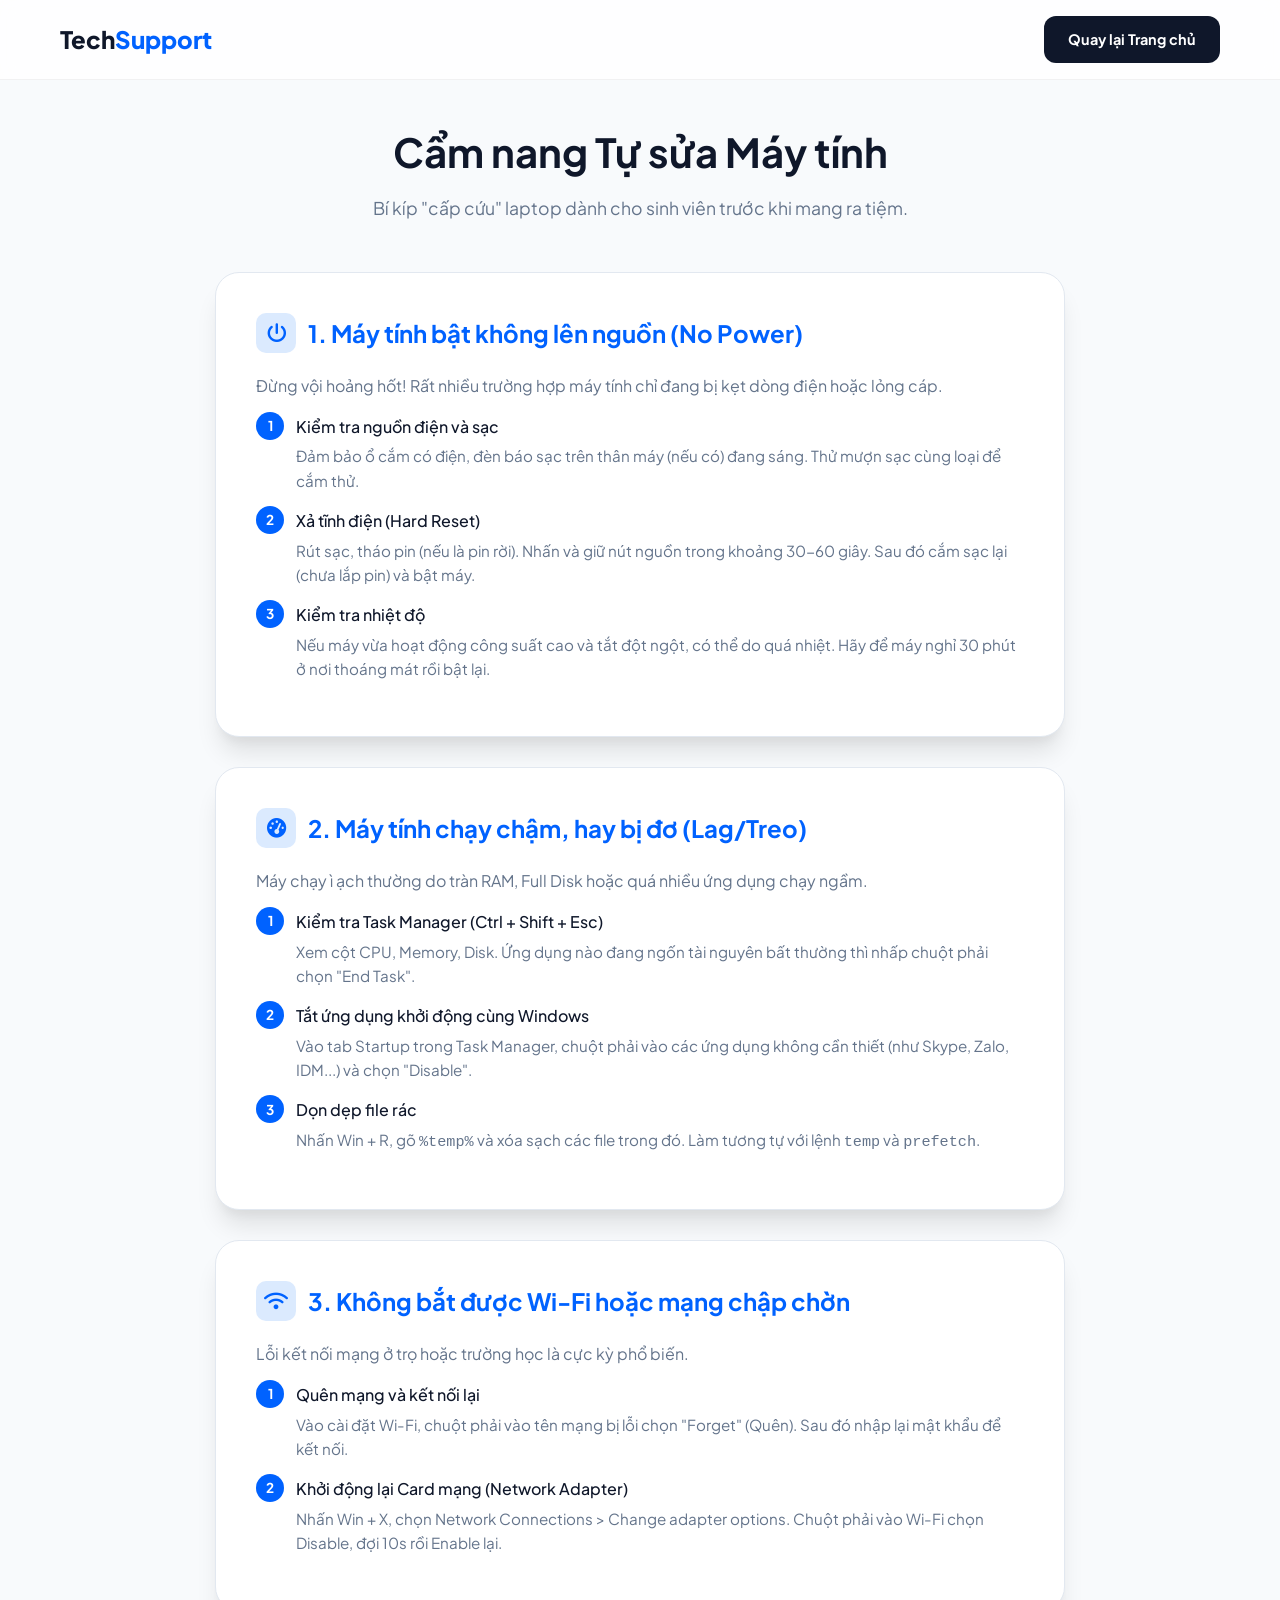
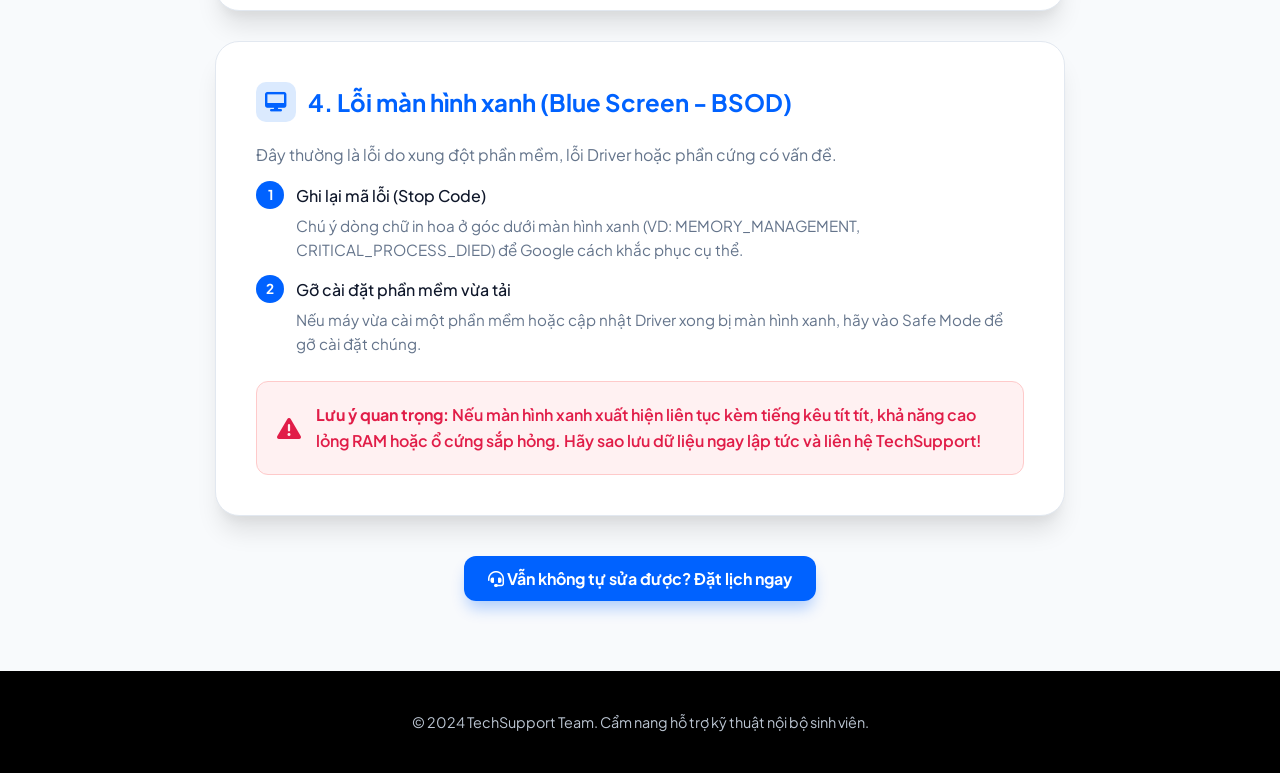
<file: career.html>
<!DOCTYPE html>
<html lang="vi">
<head>
    <meta charset="UTF-8">
    <meta name="viewport" content="width=device-width, initial-scale=1.0">
    <title>Cẩm nang Tự sửa Máy tính | TechSupport ICTU & TNUT</title>
    <link href="https://fonts.googleapis.com/css2?family=Plus+Jakarta+Sans:wght@400;600;800&display=swap" rel="stylesheet">
    <link rel="stylesheet" href="https://cdnjs.cloudflare.com/ajax/libs/font-awesome/6.4.0/css/all.min.css">
    
    <style>
        :root {
            --primary: #0062ff;
            --secondary: #00d2ff;
            --dark: #0f172a;
            --gray: #64748b;
            --light: #f8fafc;
            --white: #ffffff;
            --shadow: 0 20px 25px -5px rgba(0, 0, 0, 0.1), 0 10px 10px -5px rgba(0, 0, 0, 0.04);
        }

        * { margin: 0; padding: 0; box-sizing: border-box; }

        body {
            font-family: 'Plus Jakarta Sans', sans-serif;
            color: var(--dark);
            background-color: var(--light); /* Đổi nhẹ màu nền để các card nổi bật hơn */
            line-height: 1.6;
        }

        .container { max-width: 1200px; margin: 0 auto; padding: 0 20px; }

        /* Navbar */
        .navbar {
            height: 80px;
            display: flex;
            align-items: center;
            position: fixed;
            width: 100%;
            top: 0;
            background: rgba(255, 255, 255, 0.8);
            -webkit-backdrop-filter: blur(10px);
            backdrop-filter: blur(10px);
            z-index: 1000;
            border-bottom: 1px solid rgba(0,0,0,0.05);
        }

        .nav-content { display: flex; justify-content: space-between; align-items: center; width: 100%; }

        .logo { font-size: 1.5rem; font-weight: 800; color: var(--dark); }
        .logo span { color: var(--primary); }

        /* Buttons */
        .btn {
            padding: 12px 24px;
            border-radius: 12px;
            text-decoration: none;
            font-weight: 700;
            transition: 0.3s;
            cursor: pointer;
            border: none;
        }
        .btn-primary { background: var(--primary); color: var(--white); box-shadow: 0 10px 15px -3px rgba(0, 98, 255, 0.3); }
        .btn-nav { background: var(--dark); color: var(--white); font-size: 0.9rem; }
        .btn:hover { transform: translateY(-2px); opacity: 0.9; }

        /* Content Specific Styles */
        .handbook-content { padding: 120px 0 80px; max-width: 850px; margin: 0 auto; }
        
        .section-header { text-align: center; margin-bottom: 50px; }
        .section-header h1 { font-size: 2.5rem; margin-bottom: 10px; color: var(--dark); }
        .section-header p { color: var(--gray); font-size: 1.1rem; }

        .handbook-card { 
            background: var(--white); 
            padding: 40px; 
            border-radius: 24px; 
            box-shadow: var(--shadow); 
            margin-bottom: 30px; 
            border: 1px solid #e2e8f0;
            transition: 0.3s;
        }
        .handbook-card:hover { border-color: var(--primary); transform: translateY(-5px); }
        
        .handbook-card h2 { 
            color: var(--primary); 
            margin-bottom: 20px; 
            font-size: 1.5rem; 
            display: flex;
            align-items: center;
            gap: 12px;
        }
        
        .handbook-card h2 i {
            background: #dbeafe;
            color: var(--primary);
            width: 40px;
            height: 40px;
            display: flex;
            align-items: center;
            justify-content: center;
            border-radius: 10px;
            font-size: 1.2rem;
        }

        .handbook-card p { color: var(--gray); margin-bottom: 15px; }
        
        .step-list { list-style: none; counter-reset: my-awesome-counter; }
        .step-list li { 
            margin-bottom: 15px; 
            padding-left: 40px; 
            position: relative; 
            color: var(--dark);
            font-weight: 500;
        }
        .step-list li::before {
            counter-increment: my-awesome-counter;
            content: counter(my-awesome-counter);
            position: absolute;
            left: 0;
            top: -2px;
            background: var(--primary);
            color: white;
            width: 28px;
            height: 28px;
            border-radius: 50%;
            display: flex;
            align-items: center;
            justify-content: center;
            font-size: 0.85rem;
            font-weight: bold;
        }

        .step-desc {
            display: block;
            font-size: 0.95rem;
            color: var(--gray);
            font-weight: 400;
            margin-top: 5px;
        }

        .urgent-box { 
            background: #fff1f2; 
            border: 1px solid #fecaca; 
            padding: 20px; 
            border-radius: 12px; 
            color: #e11d48; 
            font-weight: 600; 
            margin-top: 25px; 
            display: flex;
            gap: 15px;
            align-items: center;
        }
        .urgent-box i { font-size: 1.5rem; }

        .back-home { margin-top: 50px; text-align: center; }

        /* Footer */
        .footer { background: #000000; color: #bbc5d2; padding: 40px 0; }
        .footer-bottom { text-align: center; font-size: 0.9rem; }
    </style>
</head>
<body>

    <nav class="navbar">
        <div class="container nav-content">
            <div class="logo">Tech<span>Support</span></div>
            <a href="index.html" class="btn btn-nav">Quay lại Trang chủ</a>
        </div>
    </nav>

    <div class="container handbook-content">
        <div class="section-header">
            <h1>Cẩm nang Tự sửa Máy tính</h1>
            <p>Bí kíp "cấp cứu" laptop dành cho sinh viên trước khi mang ra tiệm.</p>
        </div>

        <div class="handbook-card">
            <h2><i class="fa-solid fa-power-off"></i> 1. Máy tính bật không lên nguồn (No Power)</h2>
            <p>Đừng vội hoảng hốt! Rất nhiều trường hợp máy tính chỉ đang bị kẹt dòng điện hoặc lỏng cáp.</p>
            <ul class="step-list">
                <li>
                    Kiểm tra nguồn điện và sạc
                    <span class="step-desc">Đảm bảo ổ cắm có điện, đèn báo sạc trên thân máy (nếu có) đang sáng. Thử mượn sạc cùng loại để cắm thử.</span>
                </li>
                <li>
                    Xả tĩnh điện (Hard Reset)
                    <span class="step-desc">Rút sạc, tháo pin (nếu là pin rời). Nhấn và giữ nút nguồn trong khoảng 30-60 giây. Sau đó cắm sạc lại (chưa lắp pin) và bật máy.</span>
                </li>
                <li>
                    Kiểm tra nhiệt độ
                    <span class="step-desc">Nếu máy vừa hoạt động công suất cao và tắt đột ngột, có thể do quá nhiệt. Hãy để máy nghỉ 30 phút ở nơi thoáng mát rồi bật lại.</span>
                </li>
            </ul>
        </div>

        <div class="handbook-card">
            <h2><i class="fa-solid fa-gauge-high"></i> 2. Máy tính chạy chậm, hay bị đơ (Lag/Treo)</h2>
            <p>Máy chạy ì ạch thường do tràn RAM, Full Disk hoặc quá nhiều ứng dụng chạy ngầm.</p>
            <ul class="step-list">
                <li>
                    Kiểm tra Task Manager (Ctrl + Shift + Esc)
                    <span class="step-desc">Xem cột CPU, Memory, Disk. Ứng dụng nào đang ngốn tài nguyên bất thường thì nhấp chuột phải chọn "End Task".</span>
                </li>
                <li>
                    Tắt ứng dụng khởi động cùng Windows
                    <span class="step-desc">Vào tab Startup trong Task Manager, chuột phải vào các ứng dụng không cần thiết (như Skype, Zalo, IDM...) và chọn "Disable".</span>
                </li>
                <li>
                    Dọn dẹp file rác
                    <span class="step-desc">Nhấn Win + R, gõ <code>%temp%</code> và xóa sạch các file trong đó. Làm tương tự với lệnh <code>temp</code> và <code>prefetch</code>.</span>
                </li>
            </ul>
        </div>

        <div class="handbook-card">
            <h2><i class="fa-solid fa-wifi"></i> 3. Không bắt được Wi-Fi hoặc mạng chập chờn</h2>
            <p>Lỗi kết nối mạng ở trọ hoặc trường học là cực kỳ phổ biến.</p>
            <ul class="step-list">
                <li>
                    Quên mạng và kết nối lại
                    <span class="step-desc">Vào cài đặt Wi-Fi, chuột phải vào tên mạng bị lỗi chọn "Forget" (Quên). Sau đó nhập lại mật khẩu để kết nối.</span>
                </li>
                <li>
                    Khởi động lại Card mạng (Network Adapter)
                    <span class="step-desc">Nhấn Win + X, chọn Network Connections > Change adapter options. Chuột phải vào Wi-Fi chọn Disable, đợi 10s rồi Enable lại.</span>
                </li>
            </ul>
        </div>

        <div class="handbook-card">
            <h2><i class="fa-solid fa-desktop"></i> 4. Lỗi màn hình xanh (Blue Screen - BSOD)</h2>
            <p>Đây thường là lỗi do xung đột phần mềm, lỗi Driver hoặc phần cứng có vấn đề.</p>
            <ul class="step-list">
                <li>
                    Ghi lại mã lỗi (Stop Code)
                    <span class="step-desc">Chú ý dòng chữ in hoa ở góc dưới màn hình xanh (VD: MEMORY_MANAGEMENT, CRITICAL_PROCESS_DIED) để Google cách khắc phục cụ thể.</span>
                </li>
                <li>
                    Gỡ cài đặt phần mềm vừa tải
                    <span class="step-desc">Nếu máy vừa cài một phần mềm hoặc cập nhật Driver xong bị màn hình xanh, hãy vào Safe Mode để gỡ cài đặt chúng.</span>
                </li>
            </ul>
            <div class="urgent-box">
                <i class="fa-solid fa-triangle-exclamation"></i> 
                <div>
                    <strong>Lưu ý quan trọng:</strong> Nếu màn hình xanh xuất hiện liên tục kèm tiếng kêu tít tít, khả năng cao lỏng RAM hoặc ổ cứng sắp hỏng. Hãy sao lưu dữ liệu ngay lập tức và liên hệ TechSupport!
                </div>
            </div>
        </div>

        <div class="back-home">
            <a href="index.html" class="btn btn-primary"><i class="fa-solid fa-headset"></i> Vẫn không tự sửa được? Đặt lịch ngay</a>
        </div>
    </div>

    <footer class="footer">
        <div class="container footer-bottom">
            <p>&copy; 2024 TechSupport Team. Cẩm nang hỗ trợ kỹ thuật nội bộ sinh viên.</p>
        </div>
    </footer>

</body>
</html>
</file>
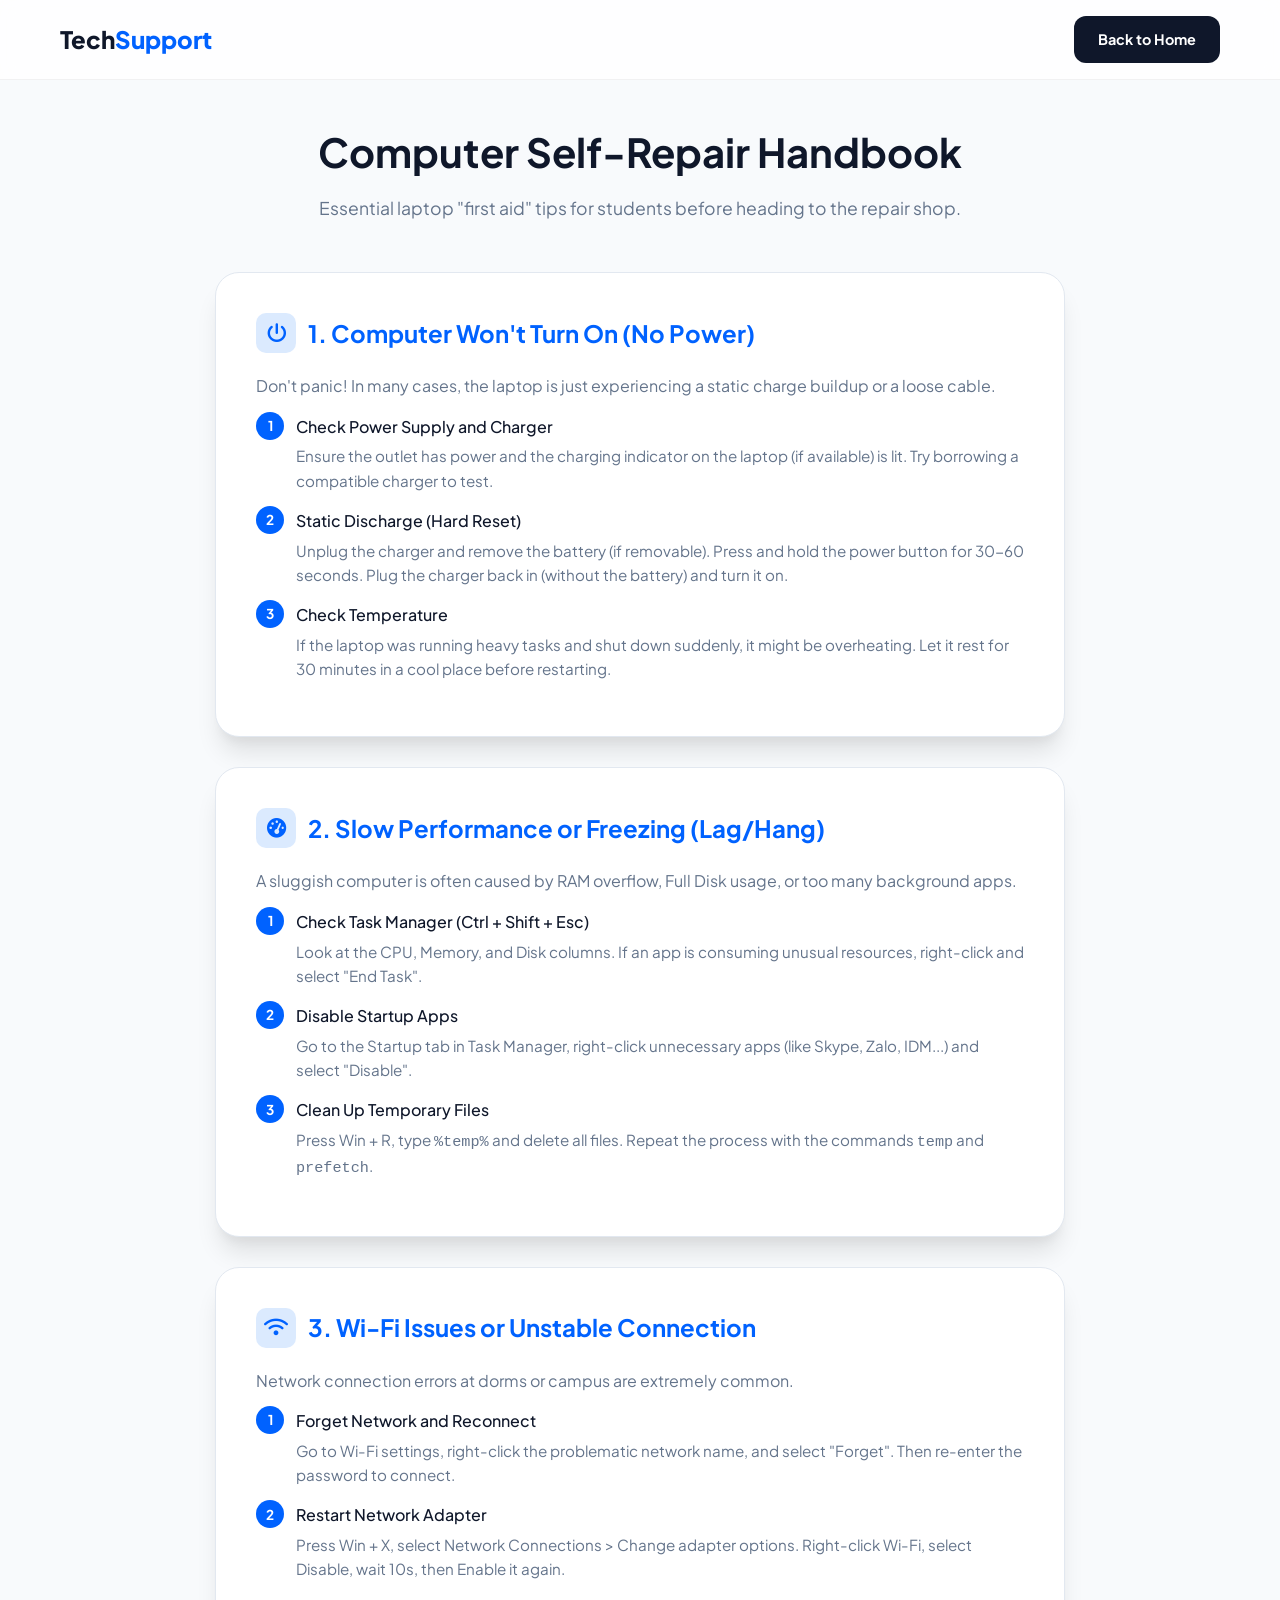
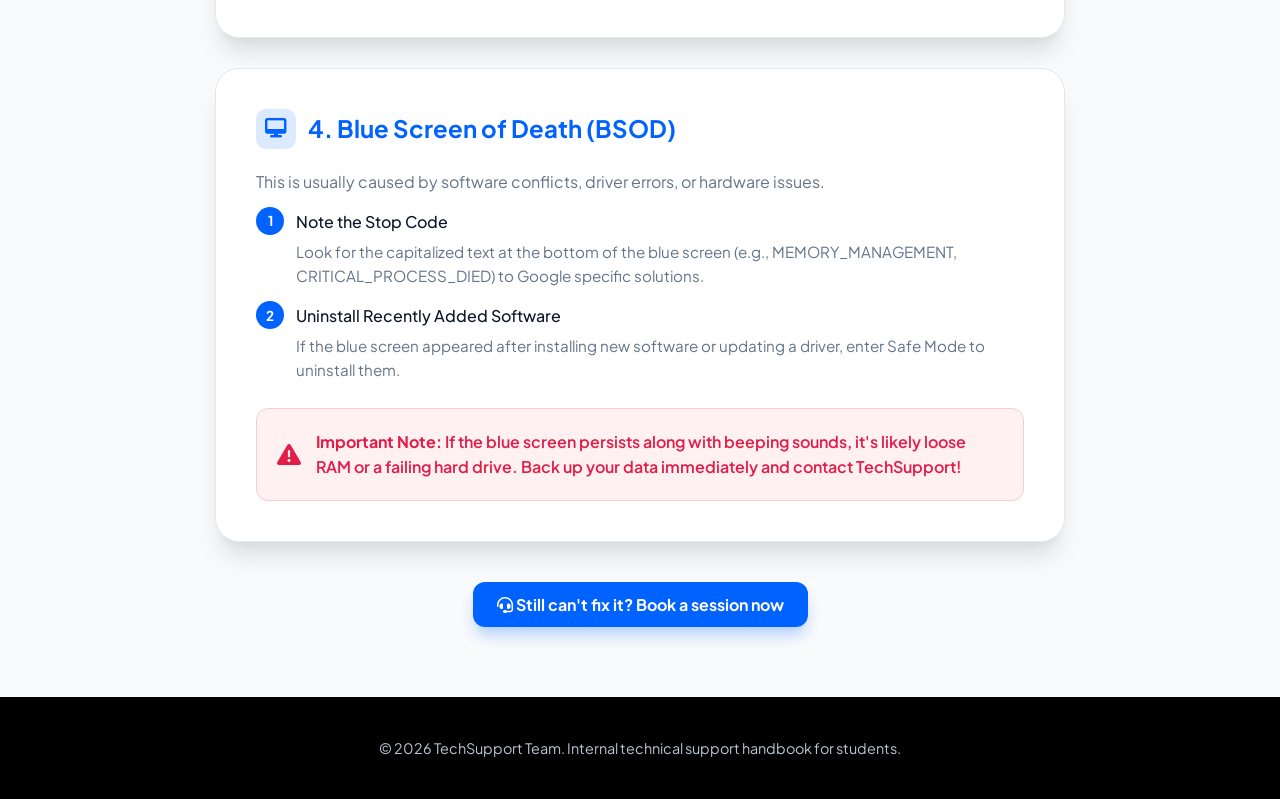
<file: EnCareer.html>
<!DOCTYPE html>
<html lang="en">
<head>
    <meta charset="UTF-8">
    <meta name="viewport" content="width=device-width, initial-scale=1.0">
    <title>Computer Self-Repair Handbook | TechSupport ICTU & TNUT</title>
    <link href="https://fonts.googleapis.com/css2?family=Plus+Jakarta+Sans:wght@400;600;800&display=swap" rel="stylesheet">
    <link rel="stylesheet" href="https://cdnjs.cloudflare.com/ajax/libs/font-awesome/6.4.0/css/all.min.css">
    
    <style>
        :root {
            --primary: #0062ff;
            --secondary: #00d2ff;
            --dark: #0f172a;
            --gray: #64748b;
            --light: #f8fafc;
            --white: #ffffff;
            --shadow: 0 20px 25px -5px rgba(0, 0, 0, 0.1), 0 10px 10px -5px rgba(0, 0, 0, 0.04);
        }

        * { margin: 0; padding: 0; box-sizing: border-box; }

        body {
            font-family: 'Plus Jakarta Sans', sans-serif;
            color: var(--dark);
            background-color: var(--light); /* Đổi nhẹ màu nền để các card nổi bật hơn */
            line-height: 1.6;
        }

        .container { max-width: 1200px; margin: 0 auto; padding: 0 20px; }

        /* Navbar */
        .navbar {
            height: 80px;
            display: flex;
            align-items: center;
            position: fixed;
            width: 100%;
            top: 0;
            background: rgba(255, 255, 255, 0.8);
            -webkit-backdrop-filter: blur(10px);
            backdrop-filter: blur(10px);
            z-index: 1000;
            border-bottom: 1px solid rgba(0,0,0,0.05);
        }

        .nav-content { display: flex; justify-content: space-between; align-items: center; width: 100%; }

        .logo { font-size: 1.5rem; font-weight: 800; color: var(--dark); }
        .logo span { color: var(--primary); }

        /* Buttons */
        .btn {
            padding: 12px 24px;
            border-radius: 12px;
            text-decoration: none;
            font-weight: 700;
            transition: 0.3s;
            cursor: pointer;
            border: none;
        }
        .btn-primary { background: var(--primary); color: var(--white); box-shadow: 0 10px 15px -3px rgba(0, 98, 255, 0.3); }
        .btn-nav { background: var(--dark); color: var(--white); font-size: 0.9rem; }
        .btn:hover { transform: translateY(-2px); opacity: 0.9; }

        /* Content Specific Styles */
        .handbook-content { padding: 120px 0 80px; max-width: 850px; margin: 0 auto; }
        
        .section-header { text-align: center; margin-bottom: 50px; }
        .section-header h1 { font-size: 2.5rem; margin-bottom: 10px; color: var(--dark); }
        .section-header p { color: var(--gray); font-size: 1.1rem; }

        .handbook-card { 
            background: var(--white); 
            padding: 40px; 
            border-radius: 24px; 
            box-shadow: var(--shadow); 
            margin-bottom: 30px; 
            border: 1px solid #e2e8f0;
            transition: 0.3s;
        }
        .handbook-card:hover { border-color: var(--primary); transform: translateY(-5px); }
        
        .handbook-card h2 { 
            color: var(--primary); 
            margin-bottom: 20px; 
            font-size: 1.5rem; 
            display: flex;
            align-items: center;
            gap: 12px;
        }
        
        .handbook-card h2 i {
            background: #dbeafe;
            color: var(--primary);
            width: 40px;
            height: 40px;
            display: flex;
            align-items: center;
            justify-content: center;
            border-radius: 10px;
            font-size: 1.2rem;
        }

        .handbook-card p { color: var(--gray); margin-bottom: 15px; }
        
        .step-list { list-style: none; counter-reset: my-awesome-counter; }
        .step-list li { 
            margin-bottom: 15px; 
            padding-left: 40px; 
            position: relative; 
            color: var(--dark);
            font-weight: 500;
        }
        .step-list li::before {
            counter-increment: my-awesome-counter;
            content: counter(my-awesome-counter);
            position: absolute;
            left: 0;
            top: -2px;
            background: var(--primary);
            color: white;
            width: 28px;
            height: 28px;
            border-radius: 50%;
            display: flex;
            align-items: center;
            justify-content: center;
            font-size: 0.85rem;
            font-weight: bold;
        }

        .step-desc {
            display: block;
            font-size: 0.95rem;
            color: var(--gray);
            font-weight: 400;
            margin-top: 5px;
        }

        .urgent-box { 
            background: #fff1f2; 
            border: 1px solid #fecaca; 
            padding: 20px; 
            border-radius: 12px; 
            color: #e11d48; 
            font-weight: 600; 
            margin-top: 25px; 
            display: flex;
            gap: 15px;
            align-items: center;
        }
        .urgent-box i { font-size: 1.5rem; }

        .back-home { margin-top: 50px; text-align: center; }

        /* Footer */
        .footer { background: #000000; color: #bbc5d2; padding: 40px 0; }
        .footer-bottom { text-align: center; font-size: 0.9rem; }
    </style>
</head>
<body>

    <nav class="navbar">
        <div class="container nav-content">
            <div class="logo">Tech<span>Support</span></div>
            <a href="EnIndex.html" class="btn btn-nav">Back to Home</a>
        </div>
    </nav>

    <div class="container handbook-content">
        <div class="section-header">
            <h1>Computer Self-Repair Handbook</h1>
            <p>Essential laptop "first aid" tips for students before heading to the repair shop.</p>
        </div>

        <div class="handbook-card">
            <h2><i class="fa-solid fa-power-off"></i> 1. Computer Won't Turn On (No Power)</h2>
            <p>Don't panic! In many cases, the laptop is just experiencing a static charge buildup or a loose cable.</p>
            <ul class="step-list">
                <li>
                    Check Power Supply and Charger
                    <span class="step-desc">Ensure the outlet has power and the charging indicator on the laptop (if available) is lit. Try borrowing a compatible charger to test.</span>
                </li>
                <li>
                    Static Discharge (Hard Reset)
                    <span class="step-desc">Unplug the charger and remove the battery (if removable). Press and hold the power button for 30-60 seconds. Plug the charger back in (without the battery) and turn it on.</span>
                </li>
                <li>
                    Check Temperature
                    <span class="step-desc">If the laptop was running heavy tasks and shut down suddenly, it might be overheating. Let it rest for 30 minutes in a cool place before restarting.</span>
                </li>
            </ul>
        </div>

        <div class="handbook-card">
            <h2><i class="fa-solid fa-gauge-high"></i> 2. Slow Performance or Freezing (Lag/Hang)</h2>
            <p>A sluggish computer is often caused by RAM overflow, Full Disk usage, or too many background apps.</p>
            <ul class="step-list">
                <li>
                    Check Task Manager (Ctrl + Shift + Esc)
                    <span class="step-desc">Look at the CPU, Memory, and Disk columns. If an app is consuming unusual resources, right-click and select "End Task".</span>
                </li>
                <li>
                    Disable Startup Apps
                    <span class="step-desc">Go to the Startup tab in Task Manager, right-click unnecessary apps (like Skype, Zalo, IDM...) and select "Disable".</span>
                </li>
                <li>
                    Clean Up Temporary Files
                    <span class="step-desc">Press Win + R, type <code>%temp%</code> and delete all files. Repeat the process with the commands <code>temp</code> and <code>prefetch</code>.</span>
                </li>
            </ul>
        </div>

        <div class="handbook-card">
            <h2><i class="fa-solid fa-wifi"></i> 3. Wi-Fi Issues or Unstable Connection</h2>
            <p>Network connection errors at dorms or campus are extremely common.</p>
            <ul class="step-list">
                <li>
                    Forget Network and Reconnect
                    <span class="step-desc">Go to Wi-Fi settings, right-click the problematic network name, and select "Forget". Then re-enter the password to connect.</span>
                </li>
                <li>
                    Restart Network Adapter
                    <span class="step-desc">Press Win + X, select Network Connections > Change adapter options. Right-click Wi-Fi, select Disable, wait 10s, then Enable it again.</span>
                </li>
            </ul>
        </div>

        <div class="handbook-card">
            <h2><i class="fa-solid fa-desktop"></i> 4. Blue Screen of Death (BSOD)</h2>
            <p>This is usually caused by software conflicts, driver errors, or hardware issues.</p>
            <ul class="step-list">
                <li>
                    Note the Stop Code
                    <span class="step-desc">Look for the capitalized text at the bottom of the blue screen (e.g., MEMORY_MANAGEMENT, CRITICAL_PROCESS_DIED) to Google specific solutions.</span>
                </li>
                <li>
                    Uninstall Recently Added Software
                    <span class="step-desc">If the blue screen appeared after installing new software or updating a driver, enter Safe Mode to uninstall them.</span>
                </li>
            </ul>
            <div class="urgent-box">
                <i class="fa-solid fa-triangle-exclamation"></i> 
                <div>
                    <strong>Important Note:</strong> If the blue screen persists along with beeping sounds, it's likely loose RAM or a failing hard drive. Back up your data immediately and contact TechSupport!
                </div>
            </div>
        </div>

        <div class="back-home">
            <a href="EnIndex.html" class="btn btn-primary"><i class="fa-solid fa-headset"></i> Still can't fix it? Book a session now</a>
        </div>
    </div>

    <footer class="footer">
        <div class="container footer-bottom">
            <p>&copy; 2026 TechSupport Team. Internal technical support handbook for students.</p>
        </div>
    </footer>

</body>
</html>
</file>
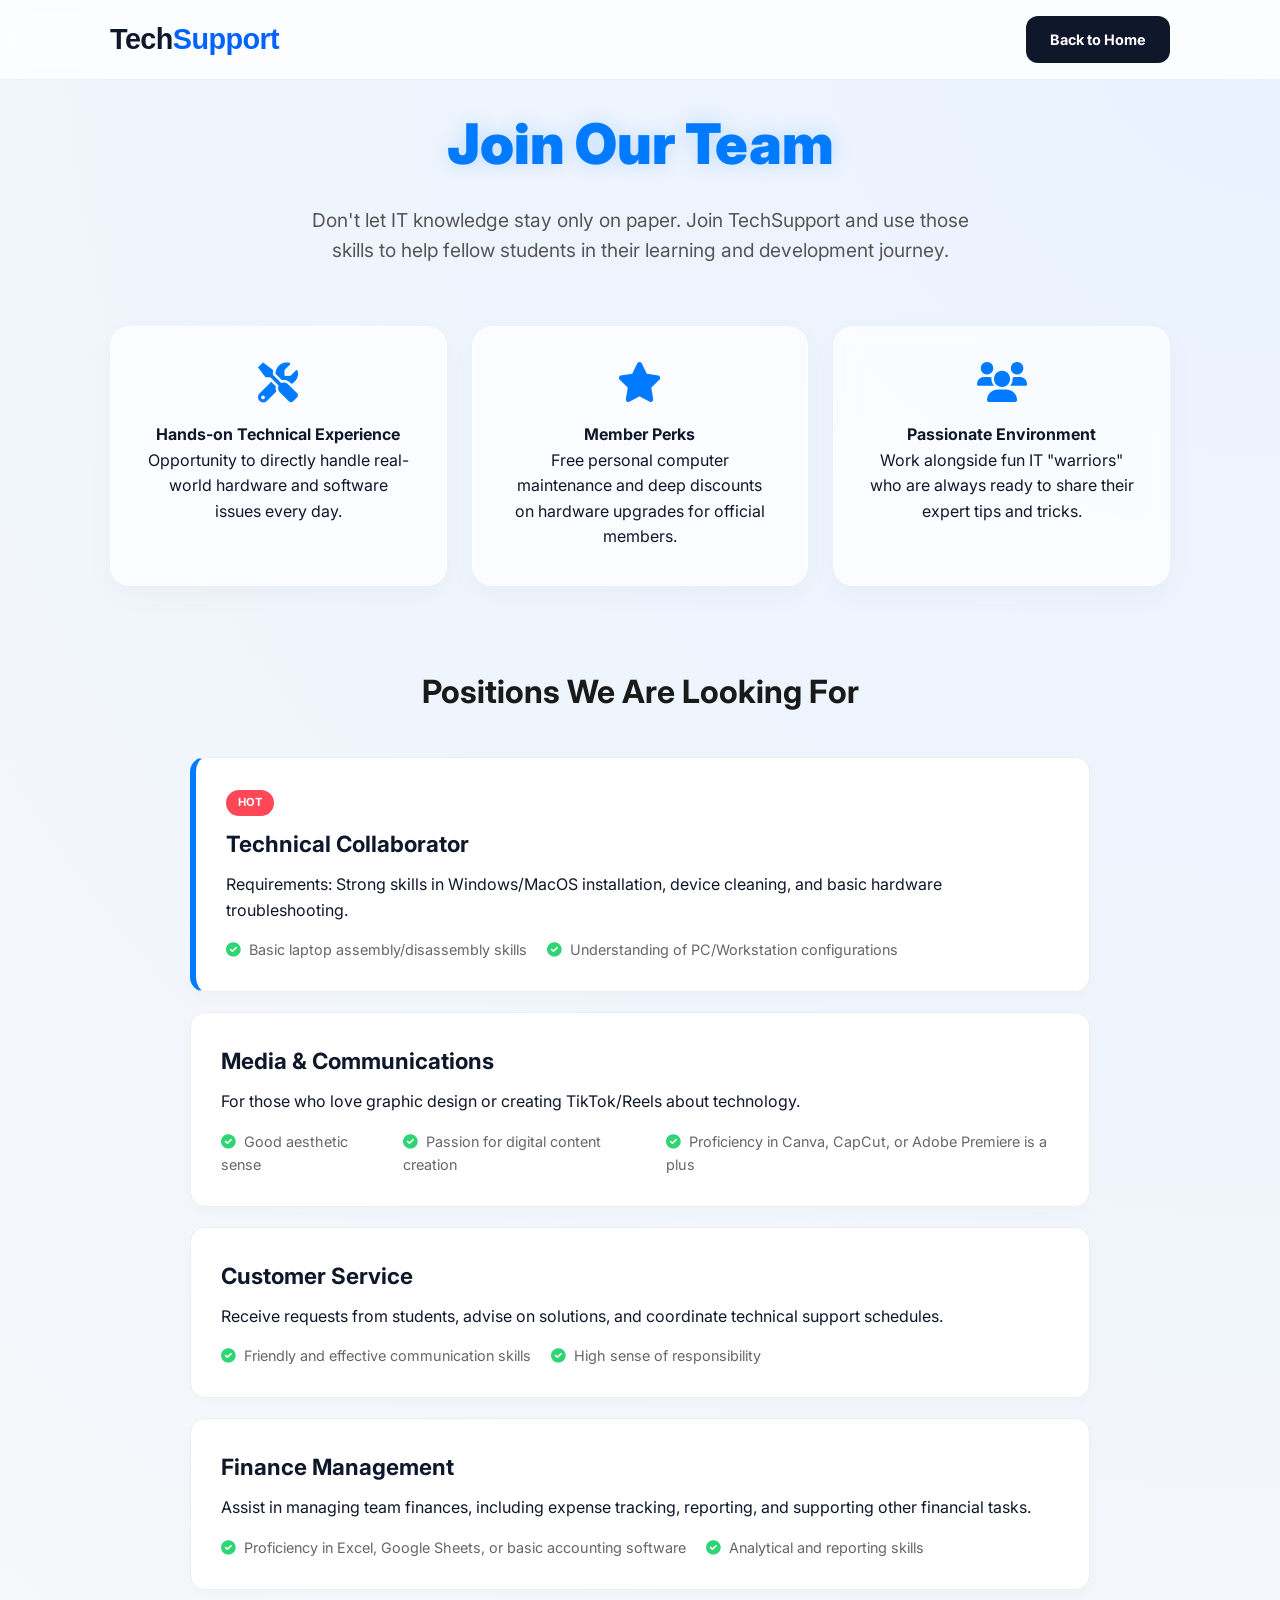
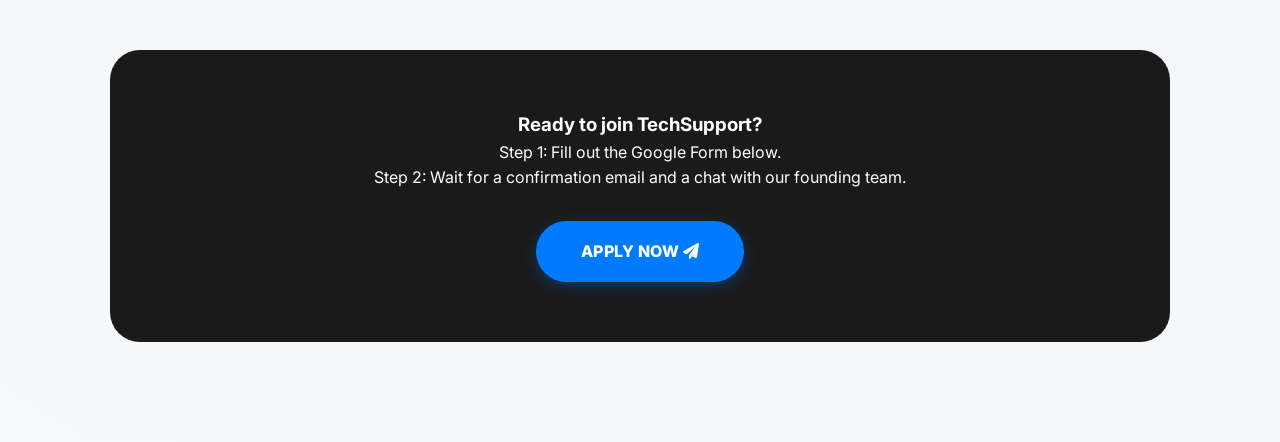
<file: EnRecruitment.html>
<!DOCTYPE html>
<html lang="en">
<head>
    <meta charset="UTF-8">
    <meta name="viewport" content="width=device-width, initial-scale=1.0">
    <title>Join Our Team - TechSupport Recruitment</title>
    <link rel="stylesheet" href="style.css">
    <link rel="stylesheet" href="https://cdnjs.cloudflare.com/ajax/libs/font-awesome/6.0.0/css/all.min.css">
    <link href="https://fonts.googleapis.com/css2?family=Inter:wght@400;700;900&display=swap" rel="stylesheet">
    <link rel="icon" type="image/png" href="logo.png">
</head>
<body>
    <nav class="navbar">
        <div class="container nav-content">
            <div class="logo">Tech<span>Support</span></div>
            <a href="EnIndex.html" class="btn btn-nav">Back to Home</a>
        </div>
    </nav>
<section id="recruitment" class="section recruitment-bg">
    <div class="container">
        <div class="recruit-hero">
            <h1 class="glow-text">Join Our Team</h1>
            <p class="hero-subtitle">Don't let IT knowledge stay only on paper. Join TechSupport and use those skills to help fellow students in their learning and development journey.</p>
        </div>

        <div class="benefits-grid">
            <div class="benefit-card">
                <i class="fas fa-tools"></i>
                <h4>Hands-on Technical Experience</h4>
                <p>Opportunity to directly handle real-world hardware and software issues every day.</p>
            </div>
            <div class="benefit-card">
                <i class="fas fa-star"></i>
                <h4>Member Perks</h4>
                <p>Free personal computer maintenance and deep discounts on hardware upgrades for official members.</p>
            </div>
            <div class="benefit-card">
                <i class="fas fa-users"></i>
                <h4>Passionate Environment</h4>
                <p>Work alongside fun IT "warriors" who are always ready to share their expert tips and tricks.</p>
            </div>
        </div>

        <h3 class="section-title">Positions We Are Looking For</h3>
        <div class="jobs-container">
            <div class="job-item tech-border">
                <div class="job-header">
                    <span class="job-tag">Hot</span>
                    <h4>Technical Collaborator</h4>
                </div>
                <p class="job-desc">Requirements: Strong skills in Windows/MacOS installation, device cleaning, and basic hardware troubleshooting.</p>
                <ul class="job-requirements">
                    <li><i class="fas fa-check-circle"></i> Basic laptop assembly/disassembly skills</li>
                    <li><i class="fas fa-check-circle"></i> Understanding of PC/Workstation configurations</li>
                </ul>
            </div>

            <div class="job-item">
                <div class="job-header">
                    <h4>Media & Communications</h4>
                </div>
                <p class="job-desc">For those who love graphic design or creating TikTok/Reels about technology.</p>
                <ul class="job-requirements">
                    <li><i class="fas fa-check-circle"></i> Good aesthetic sense</li>
                    <li><i class="fas fa-check-circle"></i> Passion for digital content creation</li>
                    <li><i class="fas fa-check-circle"></i> Proficiency in Canva, CapCut, or Adobe Premiere is a plus</li>
                </ul>
            </div>

            <div class="job-item">
                <div class="job-header">
                    <h4>Customer Service</h4>
                </div>
                <p class="job-desc">Receive requests from students, advise on solutions, and coordinate technical support schedules.</p>
                <ul class="job-requirements">
                    <li><i class="fas fa-check-circle"></i> Friendly and effective communication skills</li>
                    <li><i class="fas fa-check-circle"></i> High sense of responsibility</li>
                </ul>
            </div>

            <div class="job-item">
                <div class="job-header">
                    <h4>Finance Management</h4>
                </div>
                <p class="job-desc">Assist in managing team finances, including expense tracking, reporting, and supporting other financial tasks.</p>
                <ul class="job-requirements">
                    <li><i class="fas fa-check-circle"></i> Proficiency in Excel, Google Sheets, or basic accounting software</li>
                    <li><i class="fas fa-check-circle"></i> Analytical and reporting skills</li>
                </ul>
            </div>
        </div>

        <div class="apply-box">
            <h3>Ready to join TechSupport?</h3>
            <p>Step 1: Fill out the Google Form below.<br>
               Step 2: Wait for a confirmation email and a chat with our founding team.</p>
            
            <a href="https://forms.gle/x9LuKbzcgS9zgpjQ8" target="_blank" rel="noopener" class="btn-apply">
                APPLY NOW <i class="fas fa-paper-plane"></i>
            </a>
        </div>
    </div>
</section>

</body>
</html>
</file>
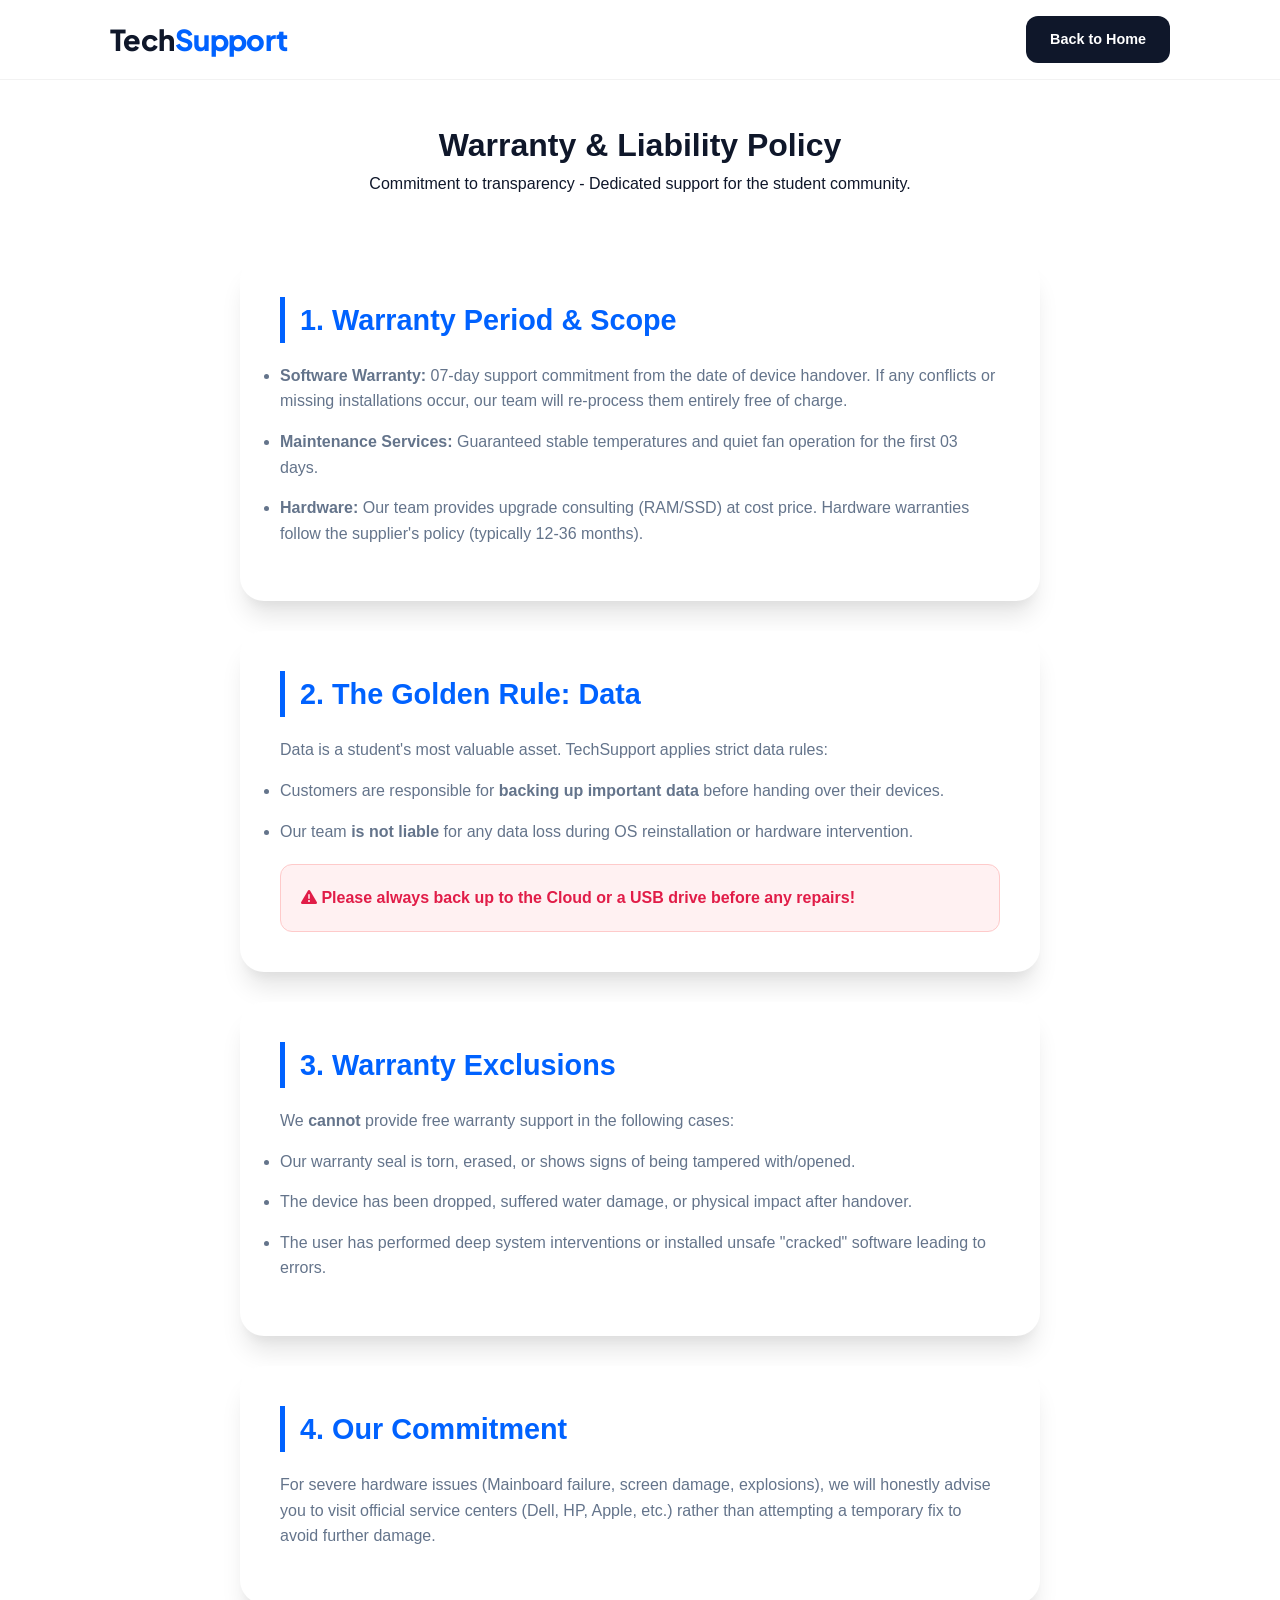
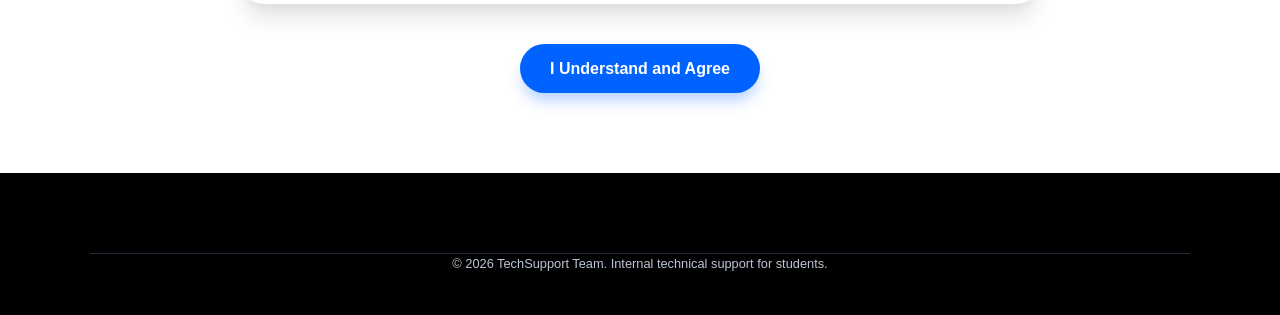
<file: EnWarranty.html>
<!DOCTYPE html>
<html lang="en">
<head>
    <meta charset="UTF-8">
    <meta name="viewport" content="width=device-width, initial-scale=1.0">
    <title>Warranty Policy | TechSupport</title>
    <link href="https://fonts.googleapis.com/css2?family=Plus+Jakarta+Sans:wght@400;600;800&display=swap" rel="stylesheet">
    <link rel="stylesheet" href="https://cdnjs.cloudflare.com/ajax/libs/font-awesome/6.4.0/css/all.min.css">
    <link rel="stylesheet" href="style.css"> 
    <link rel="icon" type="image/png" href="logo.png">
</head>
<body>

    <nav class="navbar">
        <div class="container nav-content">
            <div class="logo">Tech<span>Support</span></div>
            <a href="EnIndex.html" class="btn btn-nav">Back to Home</a>
        </div>
    </nav>

    <div class="container policy-content">
        <div class="section-header">
            <h1>Warranty & Liability Policy</h1>
            <p>Commitment to transparency - Dedicated support for the student community.</p>
        </div>

        <div class="policy-card">
            <h2>1. Warranty Period & Scope</h2>
            <ul>
                <li><strong>Software Warranty:</strong> 07-day support commitment from the date of device handover. If any conflicts or missing installations occur, our team will re-process them entirely free of charge.</li>
                <li><strong>Maintenance Services:</strong> Guaranteed stable temperatures and quiet fan operation for the first 03 days.</li>
                <li><strong>Hardware:</strong> Our team provides upgrade consulting (RAM/SSD) at cost price. Hardware warranties follow the supplier's policy (typically 12-36 months).</li>
            </ul>
        </div>

        <div class="policy-card">
            <h2>2. The Golden Rule: Data</h2>
            <p>Data is a student's most valuable asset. TechSupport applies strict data rules:</p>
            <ul>
                <li>Customers are responsible for <strong>backing up important data</strong> before handing over their devices.</li>
                <li>Our team <strong>is not liable</strong> for any data loss during OS reinstallation or hardware intervention.</li>
            </ul>
            <div class="urgent-box">
                <i class="fa-solid fa-triangle-exclamation"></i> Please always back up to the Cloud or a USB drive before any repairs!
            </div>
        </div>

        <div class="policy-card">
            <h2>3. Warranty Exclusions</h2>
            <p>We <strong>cannot</strong> provide free warranty support in the following cases:</p>
            <ul>
                <li>Our warranty seal is torn, erased, or shows signs of being tampered with/opened.</li>
                <li>The device has been dropped, suffered water damage, or physical impact after handover.</li>
                <li>The user has performed deep system interventions or installed unsafe "cracked" software leading to errors.</li>
            </ul>
        </div>

        <div class="policy-card">
            <h2>4. Our Commitment</h2>
            <p>For severe hardware issues (Mainboard failure, screen damage, explosions), we will honestly advise you to visit official service centers (Dell, HP, Apple, etc.) rather than attempting a temporary fix to avoid further damage.</p>
        </div>

        <div class="back-home">
            <a href="EnIndex.html" class="btn btn-primary">I Understand and Agree</a>
        </div>
    </div>

    <footer class="footer">
        <div class="container footer-bottom">
            <p>&copy; 2026 TechSupport Team. Internal technical support for students.</p>
        </div>
    </footer>
</body>
</html>
</file>
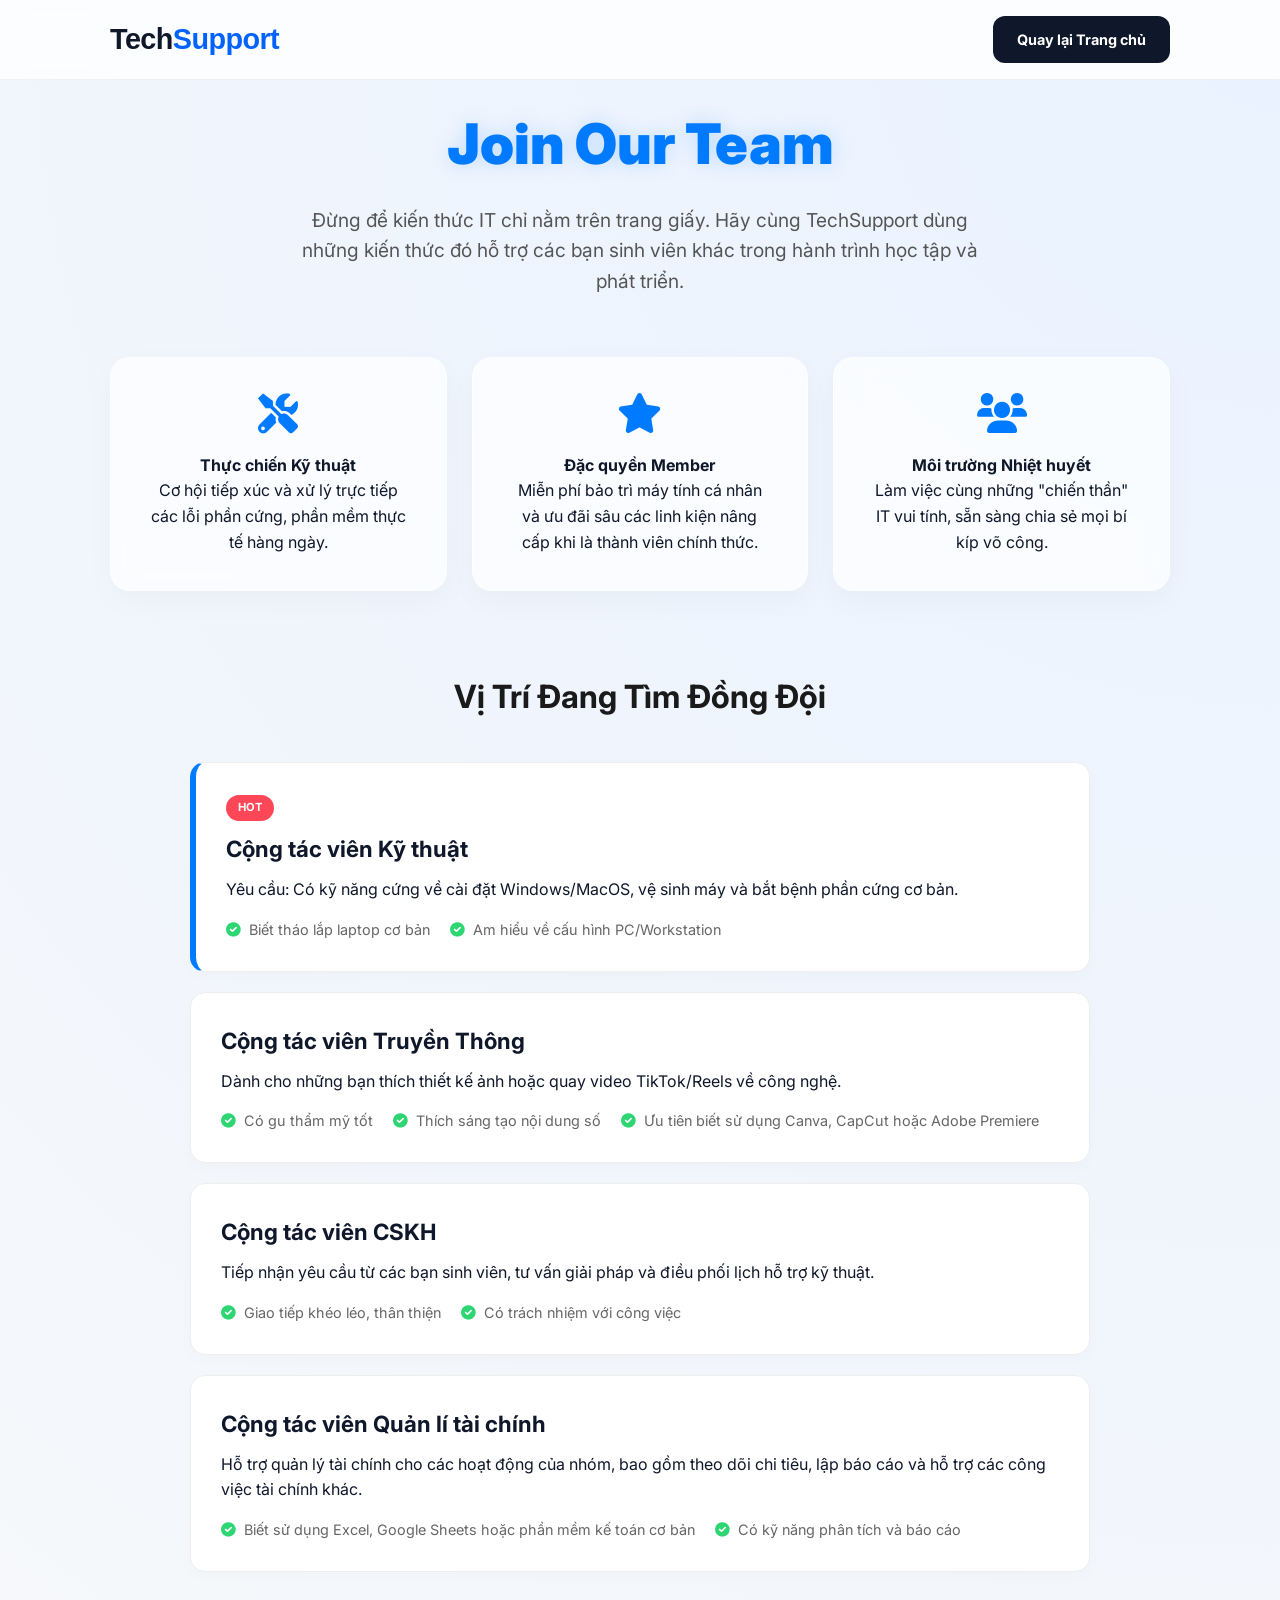
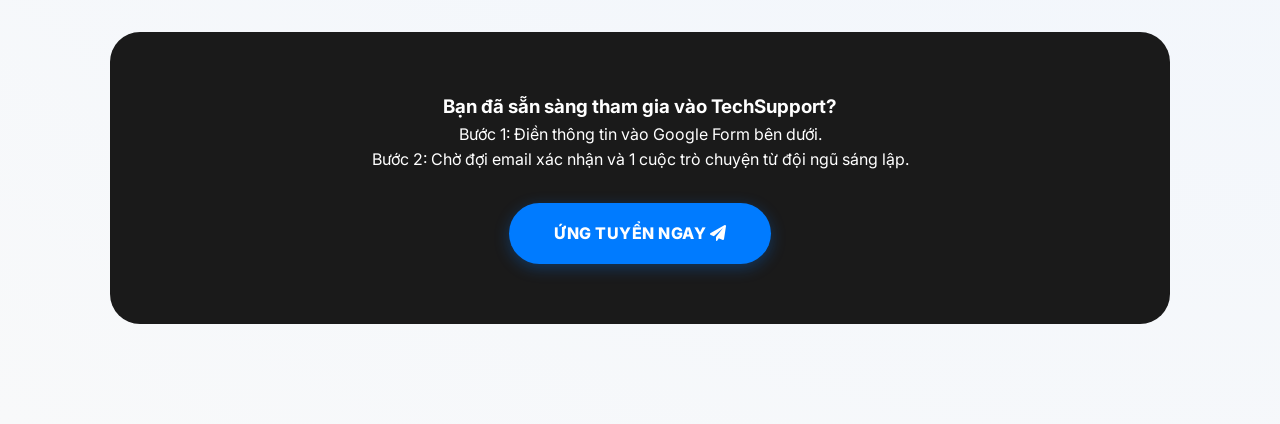
<file: recruitment.html>
<!DOCTYPE html>
<html lang="vi">
<head>
    <meta charset="UTF-8">
    <meta name="viewport" content="width=device-width, initial-scale=1.0">
    <title>Tuyển dụng Cộng tác viên - TechSupport</title>
    <link rel="stylesheet" href="style.css">
    <link rel="stylesheet" href="https://cdnjs.cloudflare.com/ajax/libs/font-awesome/6.0.0/css/all.min.css">
    <link href="https://fonts.googleapis.com/css2?family=Inter:wght@400;700;900&display=swap" rel="stylesheet">
    <link rel="icon" type="image/png" href="logo.png">
</head>
<body>
    <nav class="navbar">
        <div class="container nav-content">
            <div class="logo">Tech<span>Support</span></div>
            <a href="index.html" class="btn btn-nav">Quay lại Trang chủ</a>
        </div>
    </nav>
<section id="recruitment" class="section recruitment-bg">
    <div class="container">
        <div class="recruit-hero">
            <h1 class="glow-text">Join Our Team</h1>
            <p class="hero-subtitle">Đừng để kiến thức IT chỉ nằm trên trang giấy. Hãy cùng TechSupport dùng những kiến thức đó hỗ trợ các bạn sinh viên khác trong hành trình học tập và phát triển.</p>
        </div>

        <div class="benefits-grid">
            <div class="benefit-card">
                <i class="fas fa-tools"></i>
                <h4>Thực chiến Kỹ thuật</h4>
                <p>Cơ hội tiếp xúc và xử lý trực tiếp các lỗi phần cứng, phần mềm thực tế hàng ngày.</p>
            </div>
            <div class="benefit-card">
                <i class="fas fa-star"></i>
                <h4>Đặc quyền Member</h4>
                <p>Miễn phí bảo trì máy tính cá nhân và ưu đãi sâu các linh kiện nâng cấp khi là thành viên chính thức.</p>
            </div>
            <div class="benefit-card">
                <i class="fas fa-users"></i>
                <h4>Môi trường Nhiệt huyết</h4>
                <p>Làm việc cùng những "chiến thần" IT vui tính, sẵn sàng chia sẻ mọi bí kíp võ công.</p>
            </div>
        </div>

        <h3 class="section-title">Vị Trí Đang Tìm Đồng Đội</h3>
        <div class="jobs-container">
            <div class="job-item tech-border">
                <div class="job-header">
                    <span class="job-tag">Hot</span>
                    <h4>Cộng tác viên Kỹ thuật</h4>
                </div>
                <p class="job-desc">Yêu cầu: Có kỹ năng cứng về cài đặt Windows/MacOS, vệ sinh máy và bắt bệnh phần cứng cơ bản.</p>
                <ul class="job-requirements">
                    <li><i class="fas fa-check-circle"></i> Biết tháo lắp laptop cơ bản</li>
                    <li><i class="fas fa-check-circle"></i> Am hiểu về cấu hình PC/Workstation</li>
                </ul>
            </div>

            <div class="job-item">
                <div class="job-header">
                    <h4>Cộng tác viên Truyền Thông</h4>
                </div>
                <p class="job-desc">Dành cho những bạn thích thiết kế ảnh hoặc quay video TikTok/Reels về công nghệ.</p>
                <ul class="job-requirements">
                    <li><i class="fas fa-check-circle"></i> Có gu thẩm mỹ tốt</li>
                    <li><i class="fas fa-check-circle"></i> Thích sáng tạo nội dung số</li>
                    <li><i class="fas fa-check-circle"></i> Ưu tiên biết sử dụng Canva, CapCut hoặc Adobe Premiere</li>
                </ul>
            </div>

            <div class="job-item">
                <div class="job-header">
                    <h4>Cộng tác viên CSKH</h4>
                </div>
                <p class="job-desc">Tiếp nhận yêu cầu từ các bạn sinh viên, tư vấn giải pháp và điều phối lịch hỗ trợ kỹ thuật.</p>
                <ul class="job-requirements">
                    <li><i class="fas fa-check-circle"></i> Giao tiếp khéo léo, thân thiện</li>
                    <li><i class="fas fa-check-circle"></i> Có trách nhiệm với công việc</li>
                </ul>
            </div>

            <div class="job-item">
                <div class="job-header">
                    <h4>Cộng tác viên Quản lí tài chính</h4>
                </div>
                <p class="job-desc">Hỗ trợ quản lý tài chính cho các hoạt động của nhóm, bao gồm theo dõi chi tiêu, lập báo cáo và hỗ trợ các công việc tài chính khác.</p>
                <ul class="job-requirements">
                    <li><i class="fas fa-check-circle"></i> Biết sử dụng Excel, Google Sheets hoặc phần mềm kế toán cơ bản</li>
                    <li><i class="fas fa-check-circle"></i> Có kỹ năng phân tích và báo cáo</li>
                </ul>
            </div>
        </div>

        <div class="apply-box">
            <h3>Bạn đã sẵn sàng tham gia vào TechSupport?</h3>
            <p>Bước 1: Điền thông tin vào Google Form bên dưới.<br>
               Bước 2: Chờ đợi email xác nhận và 1 cuộc trò chuyện từ đội ngũ sáng lập.</p>
            
            <a href="https://forms.gle/x9LuKbzcgS9zgpjQ8" target="_blank" rel="noopener" class="btn-apply">
                ỨNG TUYỂN NGAY <i class="fas fa-paper-plane"></i>
            </a>
        </div>
    </div>
</section>

</body>
</html>
</file>
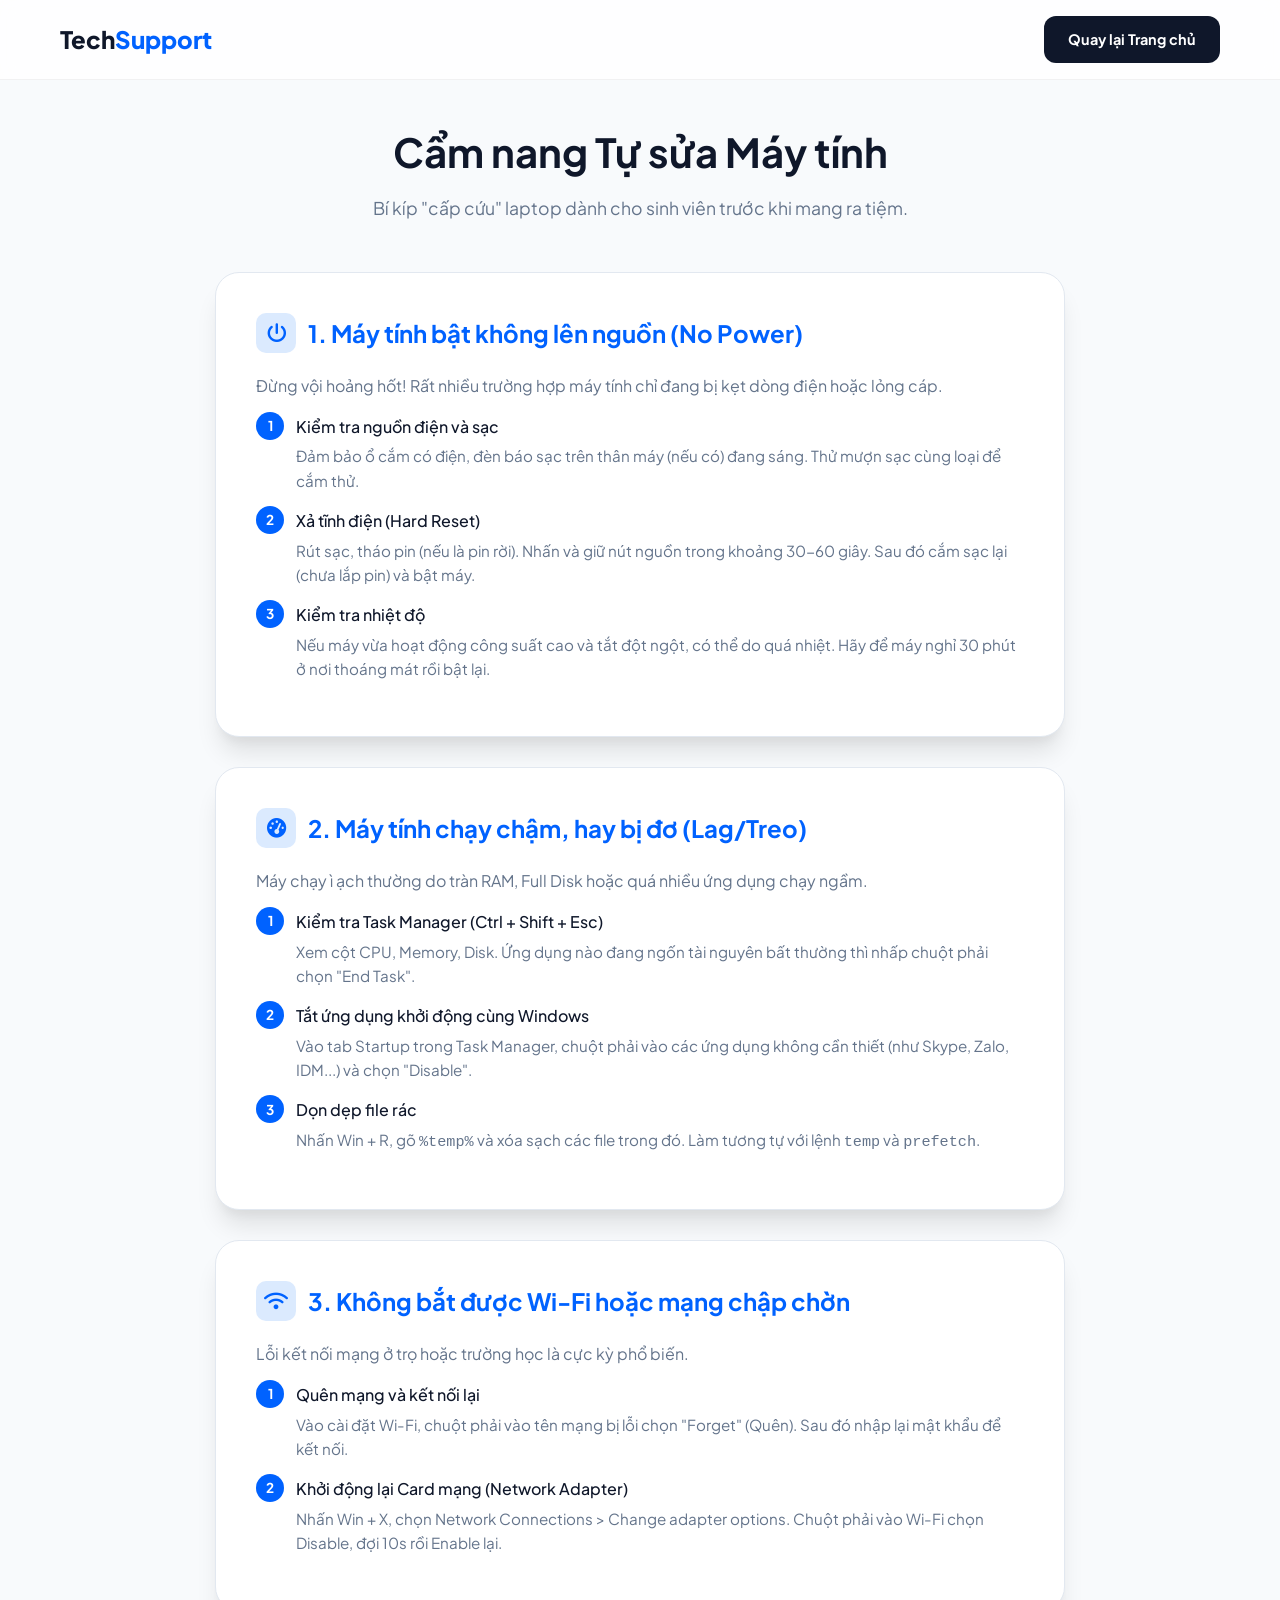
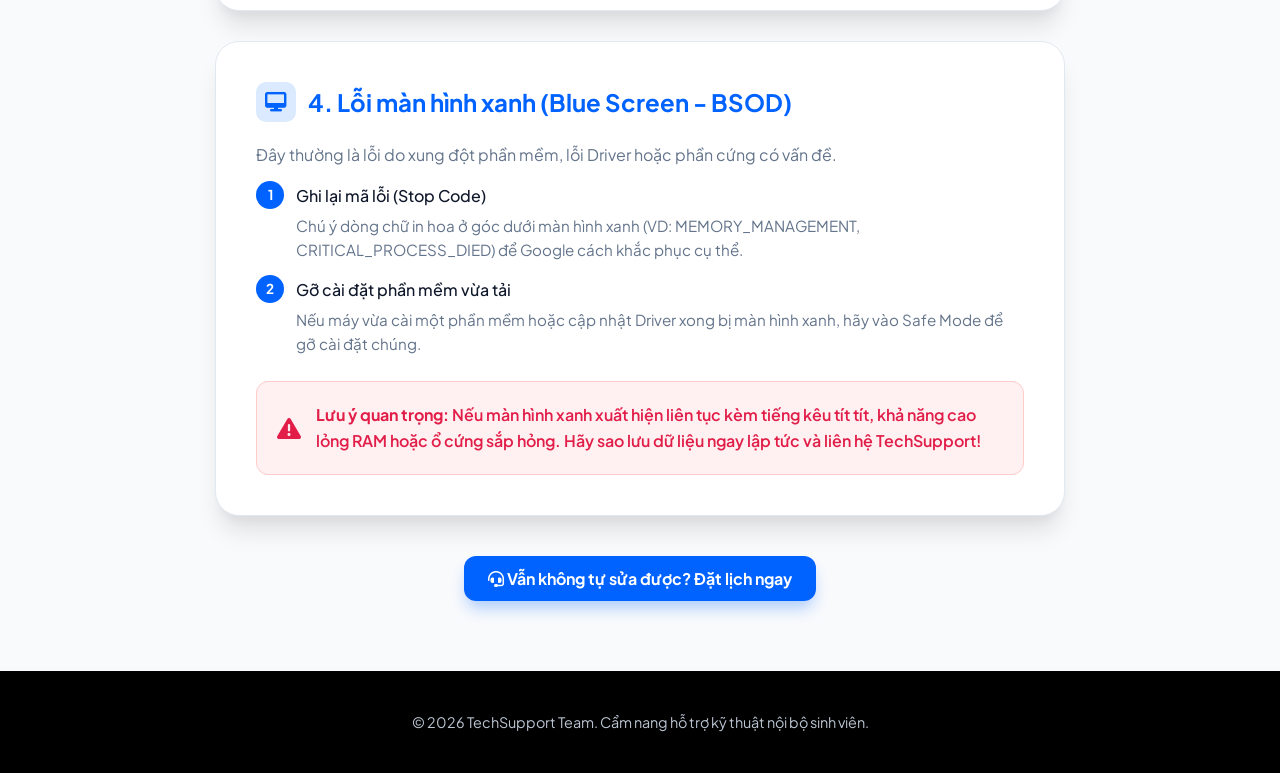
<file: ViCareer.html>
<!DOCTYPE html>
<html lang="vi">
<head>
    <meta charset="UTF-8">
    <meta name="viewport" content="width=device-width, initial-scale=1.0">
    <title>Cẩm nang Tự sửa Máy tính | TechSupport ICTU & TNUT</title>
    <link href="https://fonts.googleapis.com/css2?family=Plus+Jakarta+Sans:wght@400;600;800&display=swap" rel="stylesheet">
    <link rel="stylesheet" href="https://cdnjs.cloudflare.com/ajax/libs/font-awesome/6.4.0/css/all.min.css">
    
    <style>
        :root {
            --primary: #0062ff;
            --secondary: #00d2ff;
            --dark: #0f172a;
            --gray: #64748b;
            --light: #f8fafc;
            --white: #ffffff;
            --shadow: 0 20px 25px -5px rgba(0, 0, 0, 0.1), 0 10px 10px -5px rgba(0, 0, 0, 0.04);
        }

        * { margin: 0; padding: 0; box-sizing: border-box; }

        body {
            font-family: 'Plus Jakarta Sans', sans-serif;
            color: var(--dark);
            background-color: var(--light); /* Đổi nhẹ màu nền để các card nổi bật hơn */
            line-height: 1.6;
        }

        .container { max-width: 1200px; margin: 0 auto; padding: 0 20px; }

        /* Navbar */
        .navbar {
            height: 80px;
            display: flex;
            align-items: center;
            position: fixed;
            width: 100%;
            top: 0;
            background: rgba(255, 255, 255, 0.8);
            -webkit-backdrop-filter: blur(10px);
            backdrop-filter: blur(10px);
            z-index: 1000;
            border-bottom: 1px solid rgba(0,0,0,0.05);
        }

        .nav-content { display: flex; justify-content: space-between; align-items: center; width: 100%; }

        .logo { font-size: 1.5rem; font-weight: 800; color: var(--dark); }
        .logo span { color: var(--primary); }

        /* Buttons */
        .btn {
            padding: 12px 24px;
            border-radius: 12px;
            text-decoration: none;
            font-weight: 700;
            transition: 0.3s;
            cursor: pointer;
            border: none;
        }
        .btn-primary { background: var(--primary); color: var(--white); box-shadow: 0 10px 15px -3px rgba(0, 98, 255, 0.3); }
        .btn-nav { background: var(--dark); color: var(--white); font-size: 0.9rem; }
        .btn:hover { transform: translateY(-2px); opacity: 0.9; }

        /* Content Specific Styles */
        .handbook-content { padding: 120px 0 80px; max-width: 850px; margin: 0 auto; }
        
        .section-header { text-align: center; margin-bottom: 50px; }
        .section-header h1 { font-size: 2.5rem; margin-bottom: 10px; color: var(--dark); }
        .section-header p { color: var(--gray); font-size: 1.1rem; }

        .handbook-card { 
            background: var(--white); 
            padding: 40px; 
            border-radius: 24px; 
            box-shadow: var(--shadow); 
            margin-bottom: 30px; 
            border: 1px solid #e2e8f0;
            transition: 0.3s;
        }
        .handbook-card:hover { border-color: var(--primary); transform: translateY(-5px); }
        
        .handbook-card h2 { 
            color: var(--primary); 
            margin-bottom: 20px; 
            font-size: 1.5rem; 
            display: flex;
            align-items: center;
            gap: 12px;
        }
        
        .handbook-card h2 i {
            background: #dbeafe;
            color: var(--primary);
            width: 40px;
            height: 40px;
            display: flex;
            align-items: center;
            justify-content: center;
            border-radius: 10px;
            font-size: 1.2rem;
        }

        .handbook-card p { color: var(--gray); margin-bottom: 15px; }
        
        .step-list { list-style: none; counter-reset: my-awesome-counter; }
        .step-list li { 
            margin-bottom: 15px; 
            padding-left: 40px; 
            position: relative; 
            color: var(--dark);
            font-weight: 500;
        }
        .step-list li::before {
            counter-increment: my-awesome-counter;
            content: counter(my-awesome-counter);
            position: absolute;
            left: 0;
            top: -2px;
            background: var(--primary);
            color: white;
            width: 28px;
            height: 28px;
            border-radius: 50%;
            display: flex;
            align-items: center;
            justify-content: center;
            font-size: 0.85rem;
            font-weight: bold;
        }

        .step-desc {
            display: block;
            font-size: 0.95rem;
            color: var(--gray);
            font-weight: 400;
            margin-top: 5px;
        }

        .urgent-box { 
            background: #fff1f2; 
            border: 1px solid #fecaca; 
            padding: 20px; 
            border-radius: 12px; 
            color: #e11d48; 
            font-weight: 600; 
            margin-top: 25px; 
            display: flex;
            gap: 15px;
            align-items: center;
        }
        .urgent-box i { font-size: 1.5rem; }

        .back-home { margin-top: 50px; text-align: center; }

        /* Footer */
        .footer { background: #000000; color: #bbc5d2; padding: 40px 0; }
        .footer-bottom { text-align: center; font-size: 0.9rem; }
    </style>
</head>
<body>

    <nav class="navbar">
        <div class="container nav-content">
            <div class="logo">Tech<span>Support</span></div>
            <a href="index.html" class="btn btn-nav">Quay lại Trang chủ</a>
        </div>
    </nav>

    <div class="container handbook-content">
        <div class="section-header">
            <h1>Cẩm nang Tự sửa Máy tính</h1>
            <p>Bí kíp "cấp cứu" laptop dành cho sinh viên trước khi mang ra tiệm.</p>
        </div>

        <div class="handbook-card">
            <h2><i class="fa-solid fa-power-off"></i> 1. Máy tính bật không lên nguồn (No Power)</h2>
            <p>Đừng vội hoảng hốt! Rất nhiều trường hợp máy tính chỉ đang bị kẹt dòng điện hoặc lỏng cáp.</p>
            <ul class="step-list">
                <li>
                    Kiểm tra nguồn điện và sạc
                    <span class="step-desc">Đảm bảo ổ cắm có điện, đèn báo sạc trên thân máy (nếu có) đang sáng. Thử mượn sạc cùng loại để cắm thử.</span>
                </li>
                <li>
                    Xả tĩnh điện (Hard Reset)
                    <span class="step-desc">Rút sạc, tháo pin (nếu là pin rời). Nhấn và giữ nút nguồn trong khoảng 30-60 giây. Sau đó cắm sạc lại (chưa lắp pin) và bật máy.</span>
                </li>
                <li>
                    Kiểm tra nhiệt độ
                    <span class="step-desc">Nếu máy vừa hoạt động công suất cao và tắt đột ngột, có thể do quá nhiệt. Hãy để máy nghỉ 30 phút ở nơi thoáng mát rồi bật lại.</span>
                </li>
            </ul>
        </div>

        <div class="handbook-card">
            <h2><i class="fa-solid fa-gauge-high"></i> 2. Máy tính chạy chậm, hay bị đơ (Lag/Treo)</h2>
            <p>Máy chạy ì ạch thường do tràn RAM, Full Disk hoặc quá nhiều ứng dụng chạy ngầm.</p>
            <ul class="step-list">
                <li>
                    Kiểm tra Task Manager (Ctrl + Shift + Esc)
                    <span class="step-desc">Xem cột CPU, Memory, Disk. Ứng dụng nào đang ngốn tài nguyên bất thường thì nhấp chuột phải chọn "End Task".</span>
                </li>
                <li>
                    Tắt ứng dụng khởi động cùng Windows
                    <span class="step-desc">Vào tab Startup trong Task Manager, chuột phải vào các ứng dụng không cần thiết (như Skype, Zalo, IDM...) và chọn "Disable".</span>
                </li>
                <li>
                    Dọn dẹp file rác
                    <span class="step-desc">Nhấn Win + R, gõ <code>%temp%</code> và xóa sạch các file trong đó. Làm tương tự với lệnh <code>temp</code> và <code>prefetch</code>.</span>
                </li>
            </ul>
        </div>

        <div class="handbook-card">
            <h2><i class="fa-solid fa-wifi"></i> 3. Không bắt được Wi-Fi hoặc mạng chập chờn</h2>
            <p>Lỗi kết nối mạng ở trọ hoặc trường học là cực kỳ phổ biến.</p>
            <ul class="step-list">
                <li>
                    Quên mạng và kết nối lại
                    <span class="step-desc">Vào cài đặt Wi-Fi, chuột phải vào tên mạng bị lỗi chọn "Forget" (Quên). Sau đó nhập lại mật khẩu để kết nối.</span>
                </li>
                <li>
                    Khởi động lại Card mạng (Network Adapter)
                    <span class="step-desc">Nhấn Win + X, chọn Network Connections > Change adapter options. Chuột phải vào Wi-Fi chọn Disable, đợi 10s rồi Enable lại.</span>
                </li>
            </ul>
        </div>

        <div class="handbook-card">
            <h2><i class="fa-solid fa-desktop"></i> 4. Lỗi màn hình xanh (Blue Screen - BSOD)</h2>
            <p>Đây thường là lỗi do xung đột phần mềm, lỗi Driver hoặc phần cứng có vấn đề.</p>
            <ul class="step-list">
                <li>
                    Ghi lại mã lỗi (Stop Code)
                    <span class="step-desc">Chú ý dòng chữ in hoa ở góc dưới màn hình xanh (VD: MEMORY_MANAGEMENT, CRITICAL_PROCESS_DIED) để Google cách khắc phục cụ thể.</span>
                </li>
                <li>
                    Gỡ cài đặt phần mềm vừa tải
                    <span class="step-desc">Nếu máy vừa cài một phần mềm hoặc cập nhật Driver xong bị màn hình xanh, hãy vào Safe Mode để gỡ cài đặt chúng.</span>
                </li>
            </ul>
            <div class="urgent-box">
                <i class="fa-solid fa-triangle-exclamation"></i> 
                <div>
                    <strong>Lưu ý quan trọng:</strong> Nếu màn hình xanh xuất hiện liên tục kèm tiếng kêu tít tít, khả năng cao lỏng RAM hoặc ổ cứng sắp hỏng. Hãy sao lưu dữ liệu ngay lập tức và liên hệ TechSupport!
                </div>
            </div>
        </div>

        <div class="back-home">
            <a href="index.html" class="btn btn-primary"><i class="fa-solid fa-headset"></i> Vẫn không tự sửa được? Đặt lịch ngay</a>
        </div>
    </div>

    <footer class="footer">
        <div class="container footer-bottom">
            <p>&copy; 2026 TechSupport Team. Cẩm nang hỗ trợ kỹ thuật nội bộ sinh viên.</p>
        </div>
    </footer>

</body>
</html>
</file>
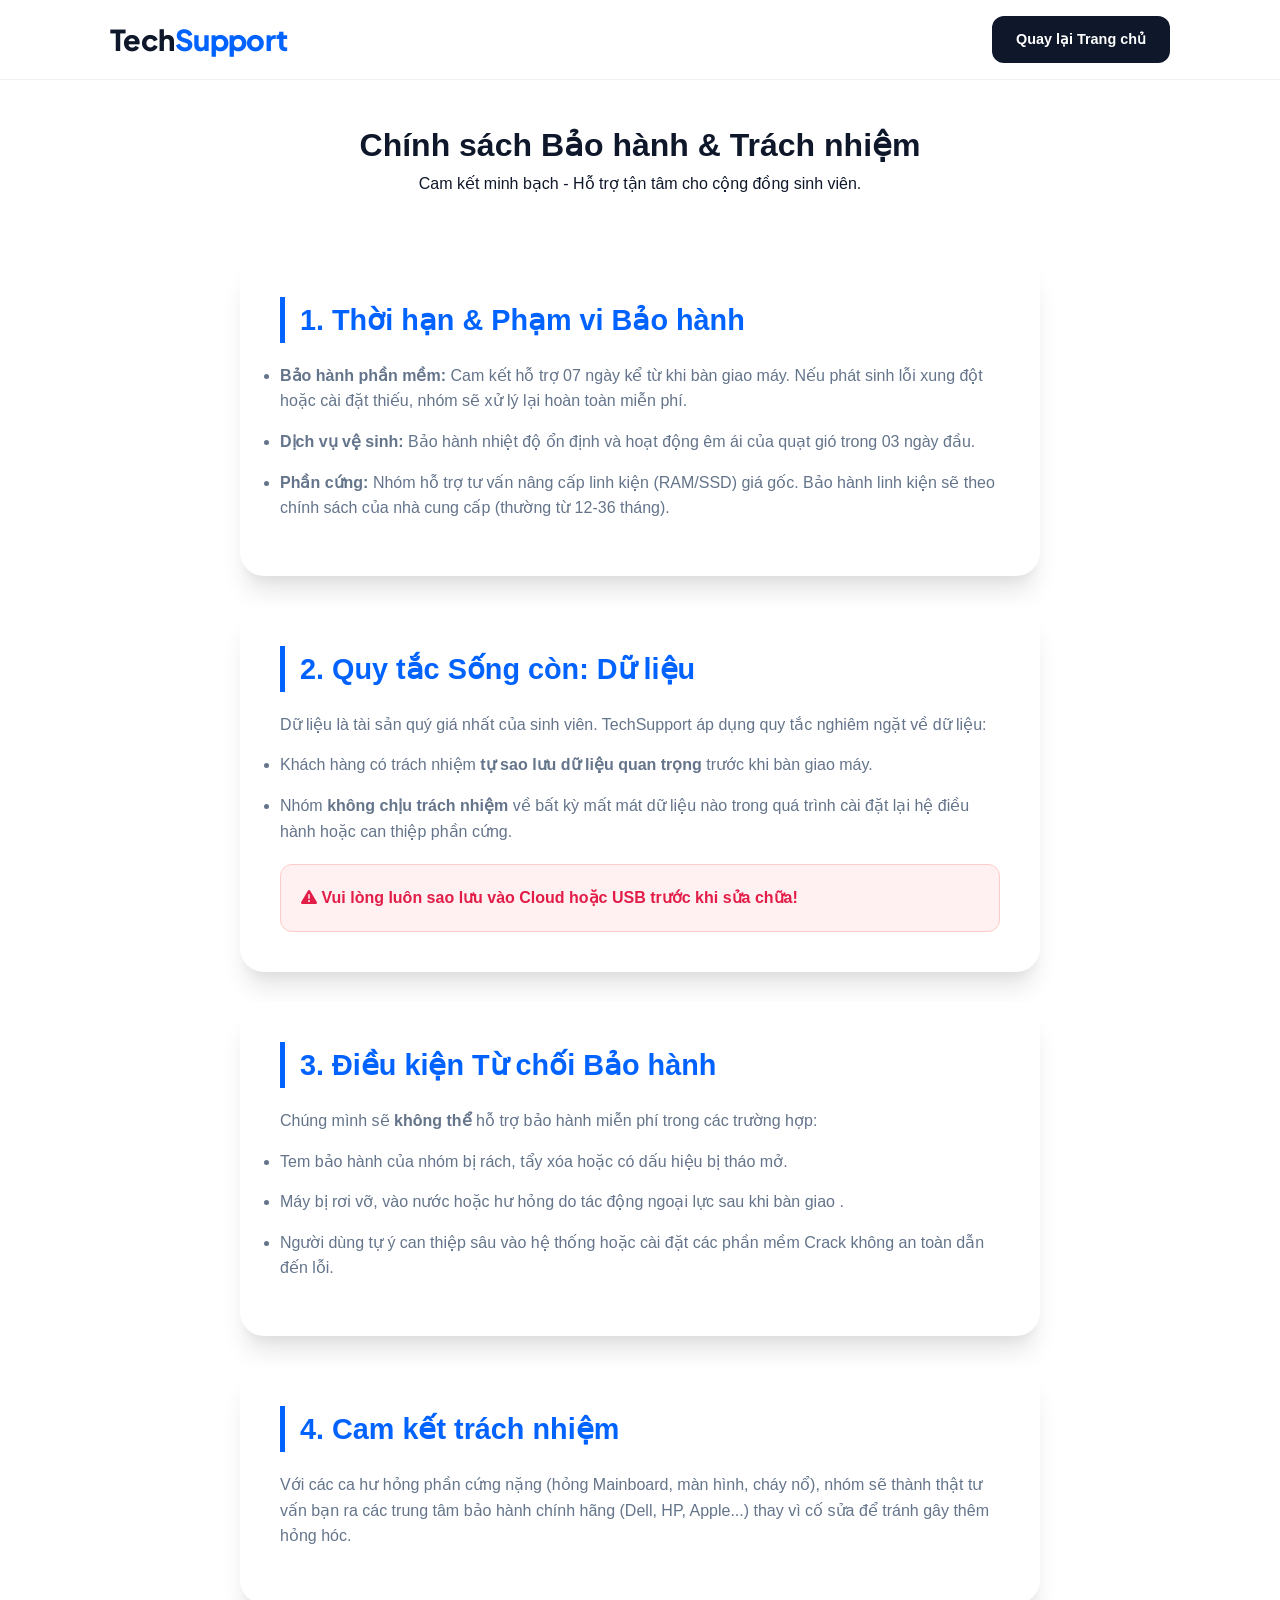
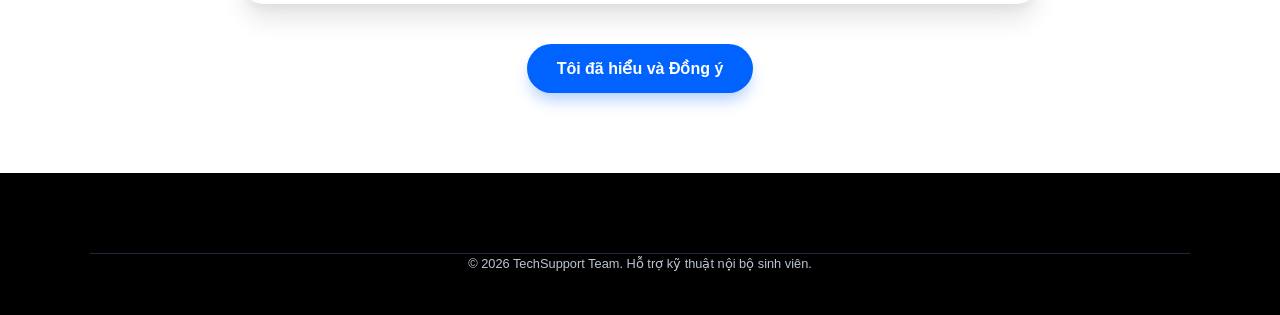
<file: ViWarranty.html>
<!DOCTYPE html>
<html lang="vi">
<head>
    <meta charset="UTF-8">
    <meta name="viewport" content="width=device-width, initial-scale=1.0">
    <title>Chính sách Bảo hành | TechSupport</title>
    <link href="https://fonts.googleapis.com/css2?family=Plus+Jakarta+Sans:wght@400;600;800&display=swap" rel="stylesheet">
    <link rel="stylesheet" href="https://cdnjs.cloudflare.com/ajax/libs/font-awesome/6.4.0/css/all.min.css">
    <link rel="stylesheet" href="style.css"> 
    <link rel="icon" type="image/png" href="logo.png">
</head>
<body>

    <nav class="navbar">
        <div class="container nav-content">
            <div class="logo">Tech<span>Support</span></div>
            <a href="index.html" class="btn btn-nav">Quay lại Trang chủ</a>
        </div>
    </nav>

    <div class="container policy-content">
        <div class="section-header">
            <h1>Chính sách Bảo hành & Trách nhiệm</h1>
            <p>Cam kết minh bạch - Hỗ trợ tận tâm cho cộng đồng sinh viên.</p>
        </div>

        <div class="policy-card">
            <h2>1. Thời hạn & Phạm vi Bảo hành</h2>
            <ul>
                <li><strong>Bảo hành phần mềm:</strong> Cam kết hỗ trợ 07 ngày kể từ khi bàn giao máy. Nếu phát sinh lỗi xung đột hoặc cài đặt thiếu, nhóm sẽ xử lý lại hoàn toàn miễn phí.</li>
                <li><strong>Dịch vụ vệ sinh:</strong> Bảo hành nhiệt độ ổn định và hoạt động êm ái của quạt gió trong 03 ngày đầu.</li>
                <li><strong>Phần cứng:</strong> Nhóm hỗ trợ tư vấn nâng cấp linh kiện (RAM/SSD) giá gốc. Bảo hành linh kiện sẽ theo chính sách của nhà cung cấp (thường từ 12-36 tháng).</li>
            </ul>
        </div>

        <div class="policy-card">
            <h2>2. Quy tắc Sống còn: Dữ liệu</h2>
            <p>Dữ liệu là tài sản quý giá nhất của sinh viên. TechSupport áp dụng quy tắc nghiêm ngặt về dữ liệu:</p>
            <ul>
                <li>Khách hàng có trách nhiệm <strong>tự sao lưu dữ liệu quan trọng</strong> trước khi bàn giao máy.</li>
                <li>Nhóm <strong>không chịu trách nhiệm</strong> về bất kỳ mất mát dữ liệu nào trong quá trình cài đặt lại hệ điều hành hoặc can thiệp phần cứng.</li>
            </ul>
            <div class="urgent-box">
                <i class="fa-solid fa-triangle-exclamation"></i> Vui lòng luôn sao lưu vào Cloud hoặc USB trước khi sửa chữa!
            </div>
        </div>

        <div class="policy-card">
            <h2>3. Điều kiện Từ chối Bảo hành</h2>
            <p>Chúng mình sẽ <strong>không thể</strong> hỗ trợ bảo hành miễn phí trong các trường hợp:</p>
            <ul>
                <li>Tem bảo hành của nhóm bị rách, tẩy xóa hoặc có dấu hiệu bị tháo mở.</li>
                <li>Máy bị rơi vỡ, vào nước hoặc hư hỏng do tác động ngoại lực sau khi bàn giao .</li>
                <li>Người dùng tự ý can thiệp sâu vào hệ thống hoặc cài đặt các phần mềm Crack không an toàn dẫn đến lỗi.</li>
            </ul>
        </div>

        <div class="policy-card">
            <h2>4. Cam kết trách nhiệm</h2>
            <p>Với các ca hư hỏng phần cứng nặng (hỏng Mainboard, màn hình, cháy nổ), nhóm sẽ thành thật tư vấn bạn ra các trung tâm bảo hành chính hãng (Dell, HP, Apple...) thay vì cố sửa để tránh gây thêm hỏng hóc.</p>
        </div>

        <div class="back-home">
            <a href="index.html" class="btn btn-primary">Tôi đã hiểu và Đồng ý</a>
        </div>
    </div>

    <footer class="footer">
        <div class="container footer-bottom">
            <p>&copy; 2026 TechSupport Team. Hỗ trợ kỹ thuật nội bộ sinh viên.</p>
        </div>
    </footer>
</body>
</html>
</file>
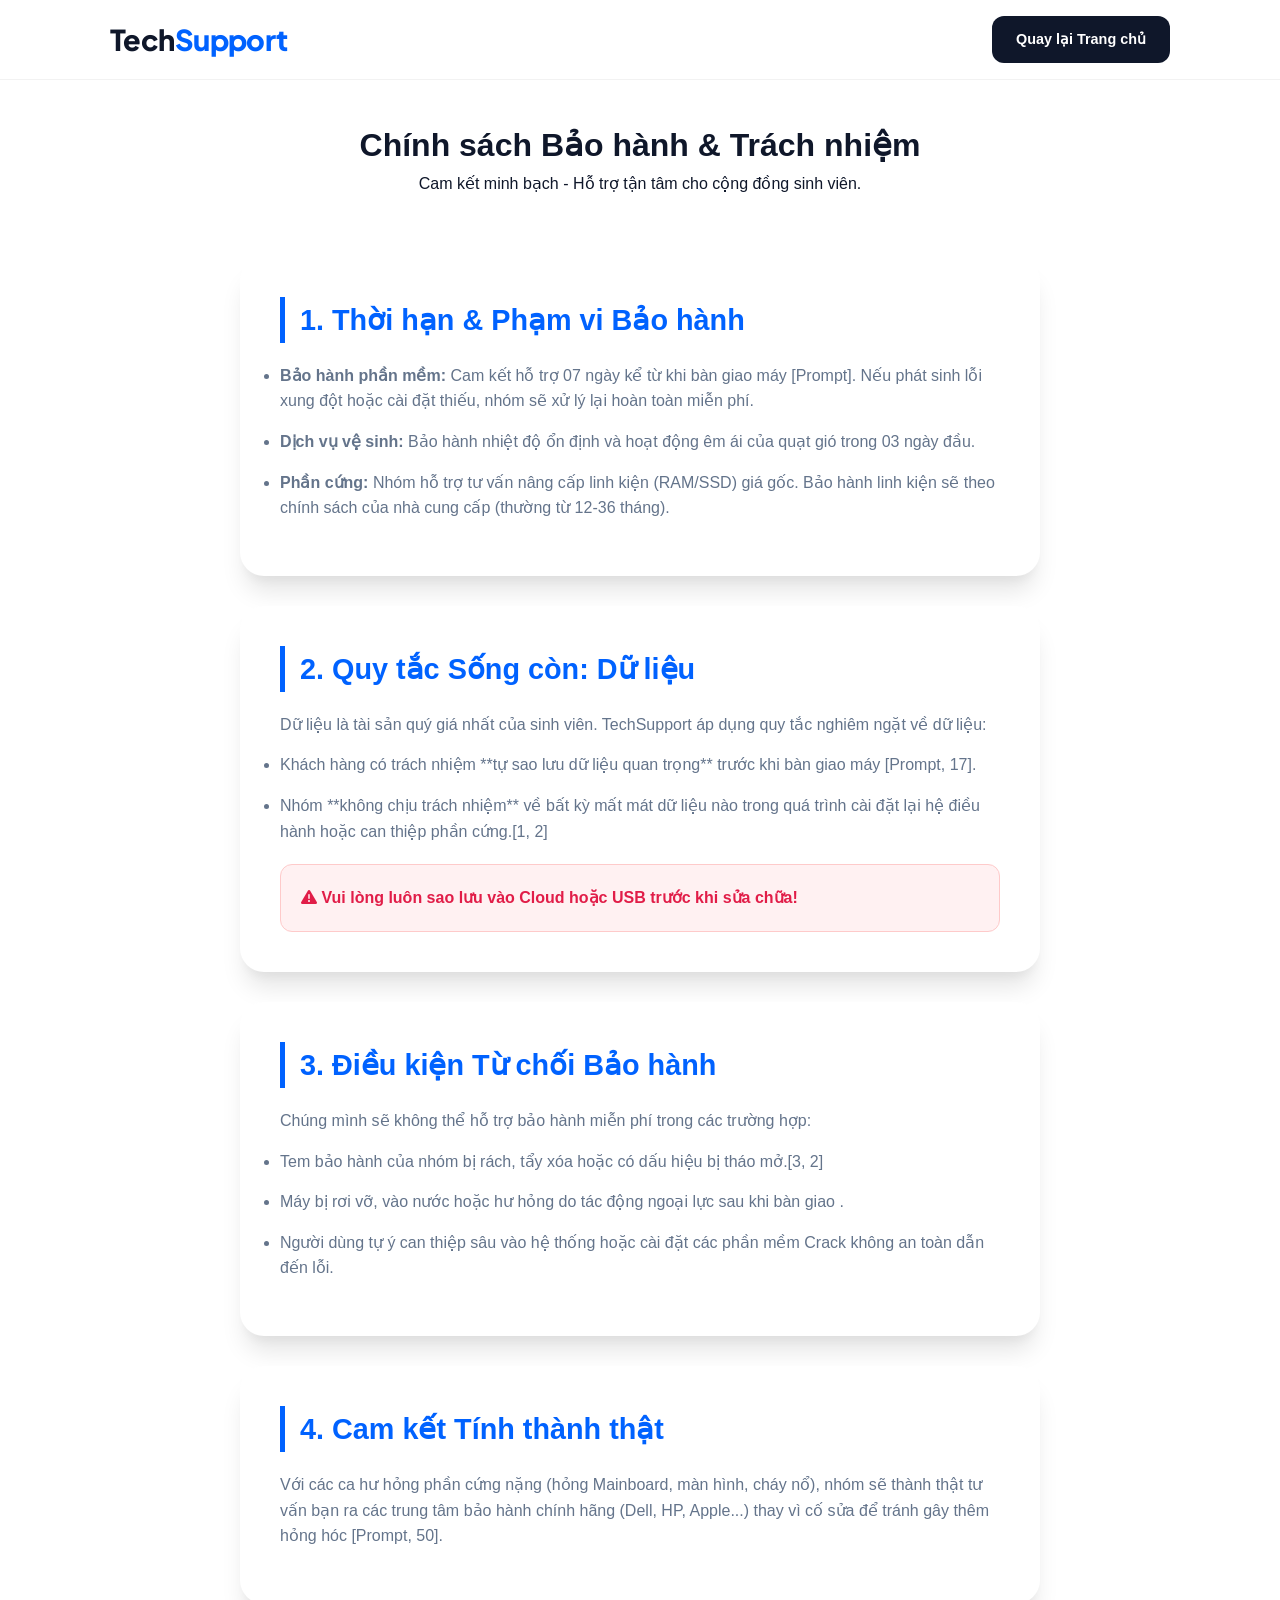
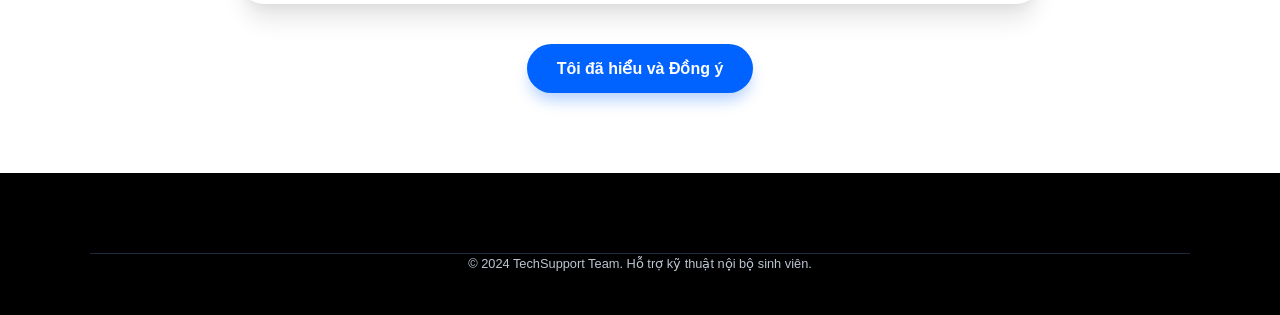
<file: wanranty.html>
<!DOCTYPE html>
<html lang="vi">
<head>
    <meta charset="UTF-8">
    <meta name="viewport" content="width=device-width, initial-scale=1.0">
    <title>Chính sách Bảo hành | TechSupport ICTU & TNUT</title>
    <link href="https://fonts.googleapis.com/css2?family=Plus+Jakarta+Sans:wght@400;600;800&display=swap" rel="stylesheet">
    <link rel="stylesheet" href="https://cdnjs.cloudflare.com/ajax/libs/font-awesome/6.4.0/css/all.min.css">
    <link rel="stylesheet" href="style.css"> <style>
       .policy-content { padding: 120px 0 80px; max-width: 800px; margin: 0 auto; }
       .policy-card { background: var(--white); padding: 40px; border-radius: 24px; box-shadow: var(--shadow); margin-bottom: 30px; }
       .policy-card h2 { color: var(--primary); margin-bottom: 20px; font-size: 1.8rem; border-left: 5px solid var(--primary); padding-left: 15px; }
       .policy-card p,.policy-card li { color: var(--gray); margin-bottom: 15px; }
       .urgent-box { background: #fff1f2; border: 1px solid #fecaca; padding: 20px; border-radius: 12px; color: #e11d48; font-weight: 600; margin-top: 20px; }
       .back-home { margin-top: 40px; text-align: center; }
    </style>
</head>
<body>

    <nav class="navbar">
        <div class="container nav-content">
            <div class="logo">Tech<span>Support</span></div>
            <a href="index.html" class="btn btn-nav">Quay lại Trang chủ</a>
        </div>
    </nav>

    <div class="container policy-content">
        <div class="section-header">
            <h1>Chính sách Bảo hành & Trách nhiệm</h1>
            <p>Cam kết minh bạch - Hỗ trợ tận tâm cho cộng đồng sinh viên.</p>
        </div>

        <div class="policy-card">
            <h2>1. Thời hạn & Phạm vi Bảo hành</h2>
            <ul>
                <li><strong>Bảo hành phần mềm:</strong> Cam kết hỗ trợ 07 ngày kể từ khi bàn giao máy [Prompt]. Nếu phát sinh lỗi xung đột hoặc cài đặt thiếu, nhóm sẽ xử lý lại hoàn toàn miễn phí.</li>
                <li><strong>Dịch vụ vệ sinh:</strong> Bảo hành nhiệt độ ổn định và hoạt động êm ái của quạt gió trong 03 ngày đầu.</li>
                <li><strong>Phần cứng:</strong> Nhóm hỗ trợ tư vấn nâng cấp linh kiện (RAM/SSD) giá gốc. Bảo hành linh kiện sẽ theo chính sách của nhà cung cấp (thường từ 12-36 tháng).</li>
            </ul>
        </div>

        <div class="policy-card">
            <h2>2. Quy tắc Sống còn: Dữ liệu</h2>
            <p>Dữ liệu là tài sản quý giá nhất của sinh viên. TechSupport áp dụng quy tắc nghiêm ngặt về dữ liệu:</p>
            <ul>
                <li>Khách hàng có trách nhiệm **tự sao lưu dữ liệu quan trọng** trước khi bàn giao máy [Prompt, 17].</li>
                <li>Nhóm **không chịu trách nhiệm** về bất kỳ mất mát dữ liệu nào trong quá trình cài đặt lại hệ điều hành hoặc can thiệp phần cứng.[1, 2]</li>
            </ul>
            <div class="urgent-box">
                <i class="fa-solid fa-triangle-exclamation"></i> Vui lòng luôn sao lưu vào Cloud hoặc USB trước khi sửa chữa!
            </div>
        </div>

        <div class="policy-card">
            <h2>3. Điều kiện Từ chối Bảo hành</h2>
            <p>Chúng mình sẽ không thể hỗ trợ bảo hành miễn phí trong các trường hợp:</p>
            <ul>
                <li>Tem bảo hành của nhóm bị rách, tẩy xóa hoặc có dấu hiệu bị tháo mở.[3, 2]</li>
                <li>Máy bị rơi vỡ, vào nước hoặc hư hỏng do tác động ngoại lực sau khi bàn giao .</li>
                <li>Người dùng tự ý can thiệp sâu vào hệ thống hoặc cài đặt các phần mềm Crack không an toàn dẫn đến lỗi.</li>
            </ul>
        </div>

        <div class="policy-card">
            <h2>4. Cam kết Tính thành thật</h2>
            <p>Với các ca hư hỏng phần cứng nặng (hỏng Mainboard, màn hình, cháy nổ), nhóm sẽ thành thật tư vấn bạn ra các trung tâm bảo hành chính hãng (Dell, HP, Apple...) thay vì cố sửa để tránh gây thêm hỏng hóc [Prompt, 50].</p>
        </div>

        <div class="back-home">
            <a href="index.html" class="btn btn-primary">Tôi đã hiểu và Đồng ý</a>
        </div>
    </div>

    <footer class="footer">
        <div class="container footer-bottom">
            <p>&copy; 2024 TechSupport Team. Hỗ trợ kỹ thuật nội bộ sinh viên.</p>
        </div>
    </footer>

</body>
</html>
</file>
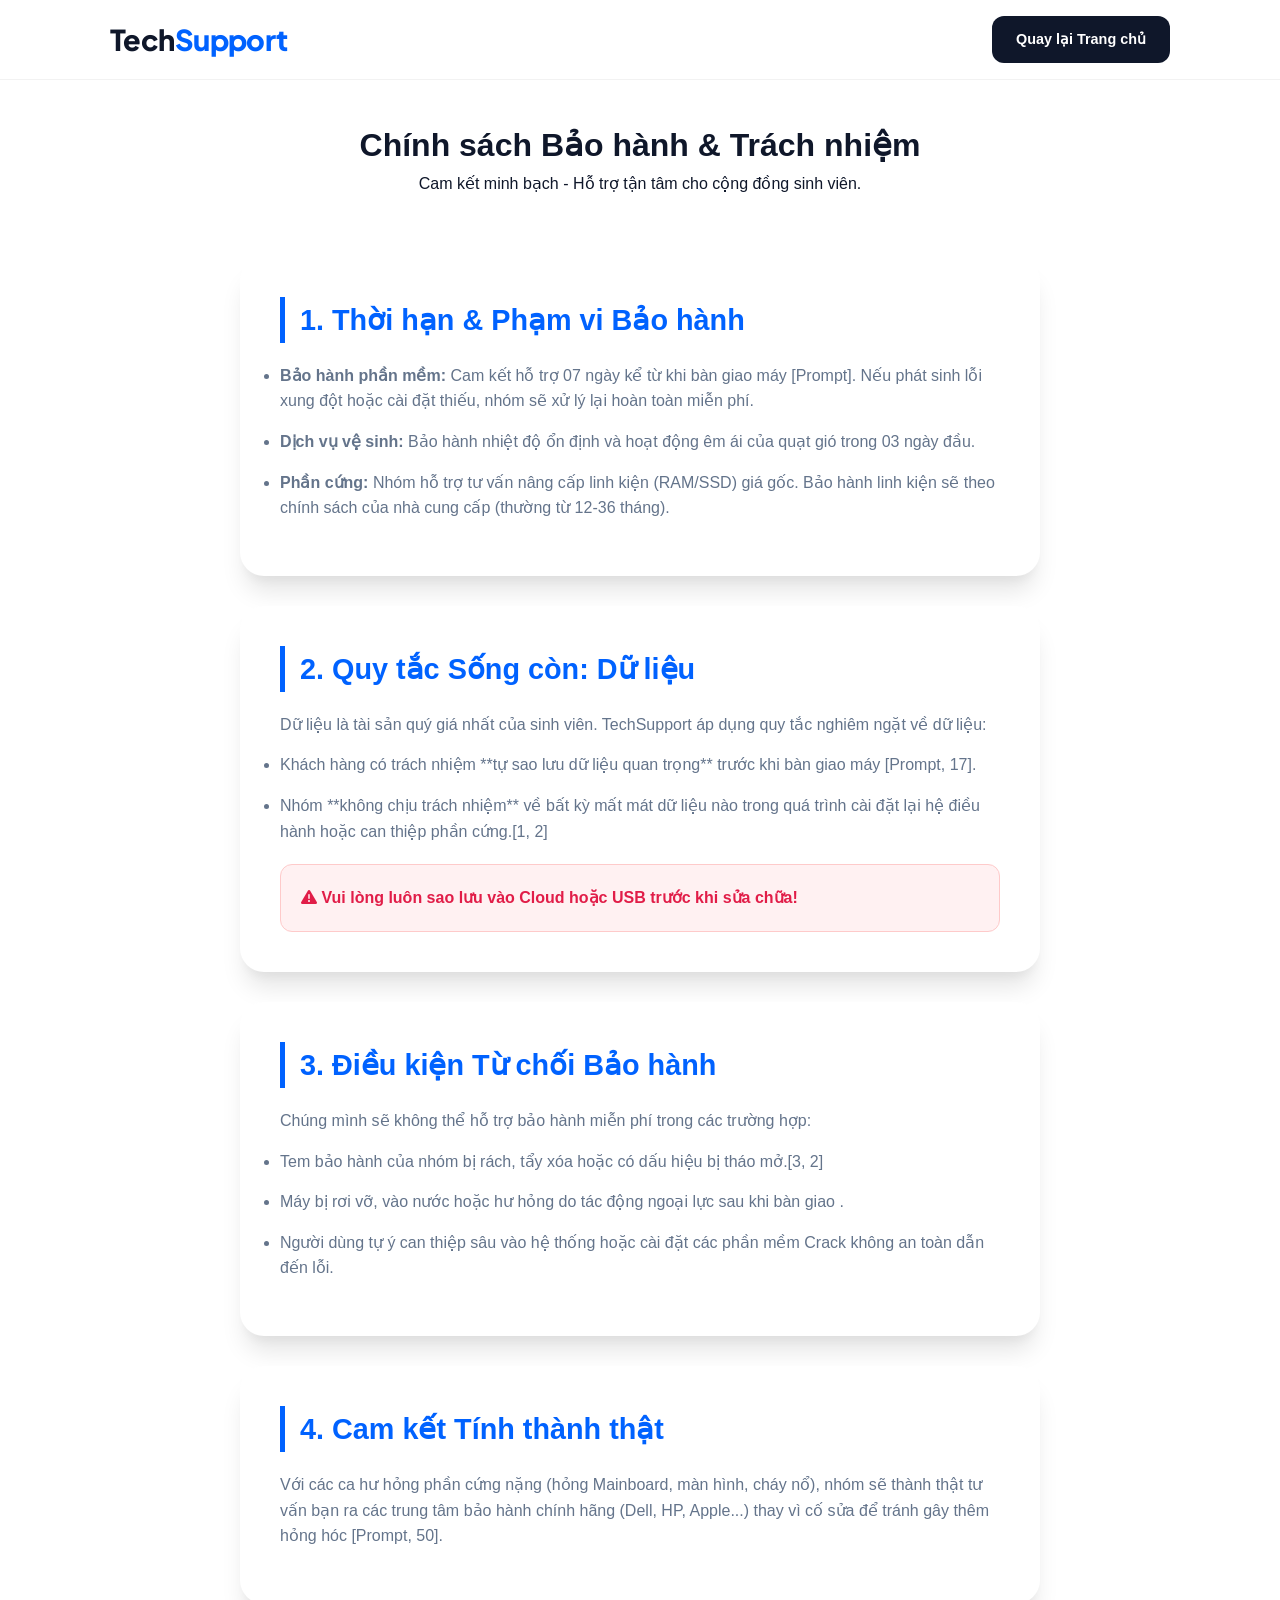
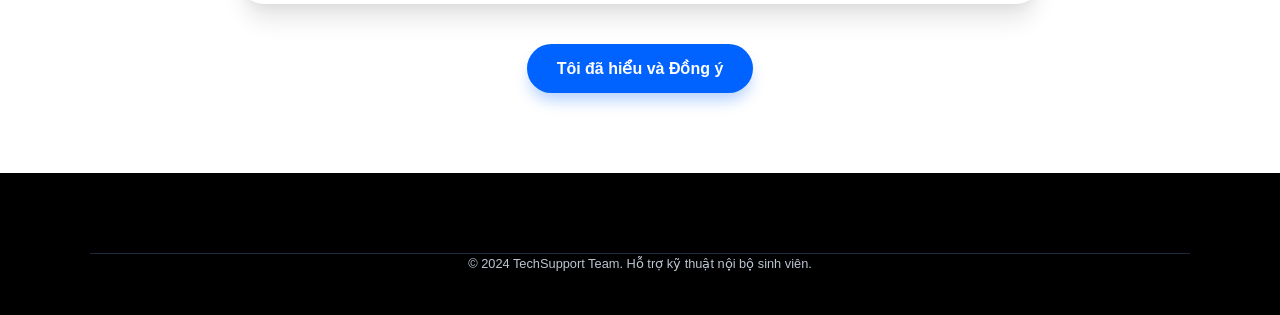
<file: warranty.html>
<!DOCTYPE html>
<html lang="vi">
<head>
    <meta charset="UTF-8">
    <meta name="viewport" content="width=device-width, initial-scale=1.0">
    <title>Chính sách Bảo hành | TechSupport</title>
    <link href="https://fonts.googleapis.com/css2?family=Plus+Jakarta+Sans:wght@400;600;800&display=swap" rel="stylesheet">
    <link rel="stylesheet" href="https://cdnjs.cloudflare.com/ajax/libs/font-awesome/6.4.0/css/all.min.css">
    <link rel="stylesheet" href="style.css"> 
    <link rel="icon" type="image/png" href="logo.png">
</head>
<body>

    <nav class="navbar">
        <div class="container nav-content">
            <div class="logo">Tech<span>Support</span></div>
            <a href="index.html" class="btn btn-nav">Quay lại Trang chủ</a>
        </div>
    </nav>

    <div class="container policy-content">
        <div class="section-header">
            <h1>Chính sách Bảo hành & Trách nhiệm</h1>
            <p>Cam kết minh bạch - Hỗ trợ tận tâm cho cộng đồng sinh viên.</p>
        </div>

        <div class="policy-card">
            <h2>1. Thời hạn & Phạm vi Bảo hành</h2>
            <ul>
                <li><strong>Bảo hành phần mềm:</strong> Cam kết hỗ trợ 07 ngày kể từ khi bàn giao máy [Prompt]. Nếu phát sinh lỗi xung đột hoặc cài đặt thiếu, nhóm sẽ xử lý lại hoàn toàn miễn phí.</li>
                <li><strong>Dịch vụ vệ sinh:</strong> Bảo hành nhiệt độ ổn định và hoạt động êm ái của quạt gió trong 03 ngày đầu.</li>
                <li><strong>Phần cứng:</strong> Nhóm hỗ trợ tư vấn nâng cấp linh kiện (RAM/SSD) giá gốc. Bảo hành linh kiện sẽ theo chính sách của nhà cung cấp (thường từ 12-36 tháng).</li>
            </ul>
        </div>

        <div class="policy-card">
            <h2>2. Quy tắc Sống còn: Dữ liệu</h2>
            <p>Dữ liệu là tài sản quý giá nhất của sinh viên. TechSupport áp dụng quy tắc nghiêm ngặt về dữ liệu:</p>
            <ul>
                <li>Khách hàng có trách nhiệm **tự sao lưu dữ liệu quan trọng** trước khi bàn giao máy [Prompt, 17].</li>
                <li>Nhóm **không chịu trách nhiệm** về bất kỳ mất mát dữ liệu nào trong quá trình cài đặt lại hệ điều hành hoặc can thiệp phần cứng.[1, 2]</li>
            </ul>
            <div class="urgent-box">
                <i class="fa-solid fa-triangle-exclamation"></i> Vui lòng luôn sao lưu vào Cloud hoặc USB trước khi sửa chữa!
            </div>
        </div>

        <div class="policy-card">
            <h2>3. Điều kiện Từ chối Bảo hành</h2>
            <p>Chúng mình sẽ không thể hỗ trợ bảo hành miễn phí trong các trường hợp:</p>
            <ul>
                <li>Tem bảo hành của nhóm bị rách, tẩy xóa hoặc có dấu hiệu bị tháo mở.[3, 2]</li>
                <li>Máy bị rơi vỡ, vào nước hoặc hư hỏng do tác động ngoại lực sau khi bàn giao .</li>
                <li>Người dùng tự ý can thiệp sâu vào hệ thống hoặc cài đặt các phần mềm Crack không an toàn dẫn đến lỗi.</li>
            </ul>
        </div>

        <div class="policy-card">
            <h2>4. Cam kết Tính thành thật</h2>
            <p>Với các ca hư hỏng phần cứng nặng (hỏng Mainboard, màn hình, cháy nổ), nhóm sẽ thành thật tư vấn bạn ra các trung tâm bảo hành chính hãng (Dell, HP, Apple...) thay vì cố sửa để tránh gây thêm hỏng hóc [Prompt, 50].</p>
        </div>

        <div class="back-home">
            <a href="index.html" class="btn btn-primary">Tôi đã hiểu và Đồng ý</a>
        </div>
    </div>

    <footer class="footer">
        <div class="container footer-bottom">
            <p>&copy; 2024 TechSupport Team. Hỗ trợ kỹ thuật nội bộ sinh viên.</p>
        </div>
    </footer>

</body>
</html>
</file>
<file: style.css>
:root {
    --primary: #0062ff;
    --secondary: #00d2ff;
    --dark: #0f172a;
    --gray: #64748b;
    --light: #f8fafc;
    --white: #ffffff;
    --shadow: 0 20px 25px -5px rgba(0, 0, 0, 0.1), 0 10px 10px -5px rgba(0, 0, 0, 0.04);
}


* { margin: 0; padding: 0; box-sizing: border-box; }

body {
    font-family: 'Plus Jakarta Sans', sans-serif;
    color: var(--dark);
    background-color: var(--white);
    line-height: 1.6;
}

.container { max-width: 1200px; margin: 0 auto; padding: 0 20px; }

/* Navbar */
.navbar {
    height: 80px;
    display: flex;
    align-items: center;
    position: fixed;
    width: 100%;
    top: 0;
    background: rgba(255, 255, 255, 0.8);
    -webkit-backdrop-filter: blur(10px);
    backdrop-filter: blur(10px);
    z-index: 1000;
    border-bottom: 1px solid rgba(0,0,0,0.05);
}

.nav-content { display: flex; justify-content: space-between; align-items: center; width: 100%; }

.logo { 
    /* Ưu tiên Plus Jakarta Sans, nếu không có sẽ dùng Be Vietnam Pro */
    font-family: 'Plus Jakarta Sans', 'Be Vietnam Pro', sans-serif; 
    font-size: 1.8rem; 
    font-weight: 800; 
    letter-spacing: -0.02em; /* Giảm khoảng cách chữ để trông chuyên nghiệp hơn */ 
}

.logo span { 
    color: var(--primary); 
}

.nav-links { display: flex; list-style: none; gap: 30px; }
.nav-links a { text-decoration: none; color: var(--dark); font-weight: 600; transition: 0.3s; }
.nav-links a:hover { color: var(--primary); }

/* Buttons */
.btn {
    padding: 12px 24px;
    border-radius: 12px;
    text-decoration: none;
    font-weight: 700;
    transition: 0.3s;
    cursor: pointer;
    border: none;
}
.btn-primary { background: var(--primary); color: var(--white); box-shadow: 0 10px 15px -3px rgba(0, 98, 255, 0.3); }
.btn-outline { border: 2px solid var(--primary); color: var(--primary); background: transparent; }
.btn-nav { background: var(--dark); color: var(--white); font-size: 0.9rem; }
.btn:hover { transform: translateY(-2px); opacity: 0.9; }

/* Hero */
.hero {
    padding: 160px 0 100px;
    background: radial-gradient(circle at top right, #e0eaff, var(--white));
}
.hero-wrapper { display: flex; align-items: center; gap: 50px; }
.hero-text { flex: 1; }
.hero-text h1 { font-size: 3.5rem; line-height: 1.2; margin-bottom: 20px; }
.hero-text h1 span { color: var(--primary); }
.hero-btns { display: flex; gap: 20px; margin-top: 30px; }
.hero-image { flex: 1; }
.hero-image img { width: 100%; border-radius: 30px; box-shadow: var(--shadow); }
.badge { background: #dbeafe; color: var(--primary); padding: 5px 15px; border-radius: 20px; font-weight: 700; font-size: 0.8rem; text-transform: uppercase; }

/* Section Header */
.section { padding: 100px 0; }
.section-header { text-align: center; margin-bottom: 60px; }
.section-header h2 { font-size: 2.5rem; margin-bottom: 10px; }

/* Service Cards */
.service-grid { display: grid; grid-template-columns: repeat(auto-fit, minmax(300px, 1fr)); gap: 30px; }
.card {
    padding: 40px;
    border-radius: 24px;
    background: var(--white);
    border: 1px solid #e2e8f0;
    transition: 0.4s;
}
.card:hover { transform: translateY(-10px); border-color: var(--primary); box-shadow: var(--shadow); }
.card.active { background: var(--dark); color: var(--white); border: none; }
.card-icon { font-size: 2.5rem; color: var(--primary); margin-bottom: 20px; }
.card.active.card-icon { color: var(--secondary); }
.card-list { list-style: none; margin-top: 20px; }
.card-list li { margin-bottom: 10px; font-size: 0.9rem; display: flex; align-items: center; gap: 10px; }

/* Software Section */
.gray-bg { background: #f1f5f9; }
.software-tabs { display: flex; flex-direction: column; gap: 15px; }
.tab-item { background: var(--white); padding: 20px; border-radius: 15px; border-left: 5px solid var(--primary); font-weight: 600; }

/* Booking & Tracking */
.booking-container {
    display: grid;
    grid-template-columns: 1.2fr 1fr;
    gap: 50px;
    background: var(--white);
    padding: 60px;
    border-radius: 30px;
    box-shadow: var(--shadow);
}
.tracking-input { display: flex; gap: 10px; margin: 25px 0; }
.tracking-input input { flex: 1; padding: 15px; border-radius: 12px; border: 1px solid #cbd5e1; outline: none; }
.warning-text { color: #ef4444; font-weight: 700; font-size: 0.9rem; }
.iframe-placeholder {
    background: #f8fafc;
    height: 100%;
    border-radius: 20px;
    display: flex;
    flex-direction: column;
    justify-content: center;
    align-items: center;
    border: 2px dashed #cbd5e1;
    color: var(--gray);
}
.iframe-placeholder i { font-size: 3rem; margin-bottom: 15px; }

/* Footer */
.footer { background: #000000; color: #bbc5d2; padding: 80px 0 40px; }
.footer-grid { display: grid; grid-template-columns: 2fr 1fr 1fr; gap: 50px; margin-bottom: 50px; }
.footer-about.logo { color: var(--white); margin-bottom: 20px; }
.footer h4 { color: var(--white); margin-bottom: 25px; }
.footer ul { list-style: none; }
.footer ul li { margin-bottom: 12px; }
.footer ul a { color: inherit; text-decoration: none; transition: 0.3s; }
.footer ul a:hover { color: var(--white); }
.social-icons { display: flex; gap: 20px; font-size: 1.5rem; color:#007bff }
.footer-bottom { text-align: center; border-top: 1px solid #1e293b; padding-top: 30px; font-size: 0.8rem; }

/* Responsive */
@media (max-width: 992px) {
   .hero-wrapper { flex-direction: column; text-align: center; }
   .hero-text h1 { font-size: 2.5rem; }
   .hero-btns { justify-content: center; }
   .booking-container { grid-template-columns: 1fr; }
   .nav-links { display: none; }
}
.booking-wrapper {
    display: grid;
    grid-template-columns: 2fr 1fr;
    gap: 30px;
    background: var(--white);
    padding: 20px;
    border-radius: 24px;
    box-shadow: var(--shadow);
}

.calendar-container {
    border-radius: 15px;
    overflow: hidden;
    border: 1px solid #e2e8f0;
    min-height: 600px;
}

.booking-sidebar {
    display: flex;
    flex-direction: column;
    gap: 20px;
}

.info-card {
    background: #f8fafc;
    padding: 25px;
    border-radius: 15px;
    border: 1px solid #e2e8f0;
}

.info-card h4 {
    margin-bottom: 15px;
    color: var(--primary);
    display: flex;
    align-items: center;
    gap: 10px;
}

.info-card.warning {
    border-left: 5px solid #ef4444;
}

.info-card ul {
    list-style: none;
    font-size: 0.9rem;
}

.info-card ul li {
    margin-bottom: 10px;
    padding-left: 20px;
    position: relative;
}

.info-card ul li::before {
    content: "•";
    color: var(--primary);
    position: absolute;
    left: 0;
    font-weight: bold;
}

/* Tối ưu cho di động */
@media (max-width: 992px) {
   .booking-wrapper {
        grid-template-columns: 1fr;
    }
   .calendar-container {
        min-height: 500px;
    }
}
/* Tối ưu hiển thị bảng giá */
.price-list-container {
    background: #fff;
    padding: 20px;
    border-radius: 15px;
    box-shadow: 0 10px 30px rgba(0,0,0,0.05);
    text-align: center;
    margin-bottom: 30px;
}

.price-img {
    max-width: 100%;
    height: auto;
    border-radius: 10px;
    border: 1px solid #eee;
    transition: transform 0.3s ease;
}

.price-img:hover {
    transform: scale(1.01); /* Hiệu ứng nổi nhẹ khi di chuột */
}

.price-actions {
    margin-top: 20px;
}

.software-tabs {
    display: grid;
    gap: 15px;
    margin-top: 40px;
}

.tab-item {
    background: #fff;
    padding: 15px;
    border-left: 4px solid var(--primary-color); 
    border-radius: 5px;
    font-size: 0.95rem;
}
/* About Styles */
.section.gray-bg {
    padding: 100px 0;
    background-color: #f8f9fa;
}

.container {
    max-width: 1100px;
    margin: 0 auto;
    padding: 0 20px;
}

/* Header & Intro Section */
.about-header {
    text-align: center;
    margin-bottom: 80px;
}

.about-title {
    font-size: 2.5rem;
    color: #1a1a1a;
    margin-bottom: 30px;
    font-weight: 800;
    text-transform: uppercase;
    letter-spacing: 1px;
}

.about-card-wrapper {
    max-width: 850px;
    margin: 0 auto;
    text-align: justify;
    line-height: 1.9;
    color: #444;
    background: #ffffff;
    padding: 45px;
    border-radius: 24px;
    box-shadow: 0 20px 40px rgba(0,0,0,0.05);
    position: relative;
}

.quote-icon {
    font-size: 5rem;
    color: #007bff;
    opacity: 0.1;
    position: absolute;
    top: -10px;
    left: 20px;
    font-family: serif;
}

.about-content-inner {
    max-width: 900px;
    margin: 0 auto;
    text-align: justify;
    line-height: 2;
    color: #333;
    background: #ffffff;
    padding: 50px;
    border-radius: 30px;
    box-shadow: 0 25px 50px rgba(0,0,0,0.04);
    border: 1px solid #f0f0f0;
}

.about-subtitle {
    color: #007bff;
    font-size: 1.6rem;
    margin-bottom: 25px;
    text-align: center;
    font-weight: 700;
}

.text-italic {
    margin-bottom: 20px;
    font-style: italic;
    color: #666;
}

.text-paragraph {
    margin-bottom: 20px;
}

.highlight-box {
    margin-bottom: 20px;
    padding: 20px;
    background: #f9f9f9;
    border-radius: 15px;
    border-left: 4px solid #007bff;
}

.text-footer {
    text-align: center;
    font-weight: 600;
    color: #1a1a1a;
    margin-top: 30px;
}

/* Team Section */
.team-title {
    text-align: center;
    font-size: 1.8rem;
    margin-bottom: 50px;
    color: #333;
}

.team-container {
    display: flex;
    flex-wrap: wrap;
    justify-content: center;
    gap: 40px;
}

.team-card {
    flex: 1;
    min-width: 320px;
    max-width: 450px;
    background: #fff;
    border-radius: 20px;
    overflow: hidden;
    box-shadow: 0 10px 30px rgba(0,0,0,0.08);
    transition: transform 0.3s ease;
}

.team-card:hover {
    transform: translateY(-5px);
}

.team-card-body {
    padding: 40px 30px;
    text-align: center;
}

.team-img {
    width: 160px;
    height: 160px;
    border-radius: 50%;
    object-fit: cover;
    margin-bottom: 20px;
    border: 4px solid #007bff;
    padding: 5px;
}

.team-img-alt {
    border-color: #343a40;
}

.team-name {
    font-size: 1.5rem;
    margin-bottom: 5px;
}

.team-role {
    color: #007bff;
    font-weight: 700;
    font-size: 0.9rem;
    text-transform: uppercase;
    margin-bottom: 20px;
}

.team-role-alt {
    color: #343a40;
}

.expertise-box {
    text-align: left;
    font-size: 0.9rem;
    color: #666;
    border-top: 1px solid #eee;
    padding-top: 20px;
}

.expertise-list {
    padding-left: 18px;
    margin-top: 10px;
}

/* Recruitment Page Styles */
.recruitment-bg {
    background: radial-gradient(circle at top right, #e9f2ff, #f8f9fa);
    min-height: 100vh;
}

.recruit-hero {
    text-align: center;
    margin-bottom: 60px;
}

.glow-text {
    font-size: 3.5rem;
    font-weight: 900;
    color: #007bff;
    text-shadow: 0 0 20px rgba(0, 123, 255, 0.2);
    margin-bottom: 15px;
}

.hero-subtitle {
    font-size: 1.2rem;
    color: #555;
    max-width: 700px;
    margin: 0 auto;
}

/* Benefits Card - Glassmorphism style */
.benefits-grid {
    display: grid;
    grid-template-columns: repeat(auto-fit, minmax(280px, 1fr));
    gap: 25px;
    margin-bottom: 80px;
}

.benefit-card {
    background: rgba(255, 255, 255, 0.7);
    backdrop-filter: blur(10px);
    -webkit-backdrop-filter: blur(10px);
    padding: 35px;
    border-radius: 20px;
    border: 1px solid rgba(255, 255, 255, 0.5);
    text-align: center;
    box-shadow: 0 10px 30px rgba(0, 0, 0, 0.03);
    transition: 0.3s;
}

.benefit-card i {
    font-size: 2.5rem;
    color: #007bff;
    margin-bottom: 20px;
}

.benefit-card:hover {
    background: #007bff;
}

.benefit-card:hover h4, .benefit-card:hover p, .benefit-card:hover i {
    color: #fff;
}

/* Job Items */
.section-title {
    text-align: center;
    font-size: 2rem;
    margin-bottom: 40px;
    color: #1a1a1a;
}

.jobs-container {
    display: flex;
    flex-direction: column;
    gap: 20px;
    max-width: 900px;
    margin: 0 auto 60px;
}

.job-item {
    background: #fff;
    padding: 30px;
    border-radius: 15px;
    border: 1px solid #eee;
    box-shadow: 0 5px 15px rgba(0,0,0,0.02);
    position: relative;
    overflow: hidden;
}

.tech-border {
    border-left: 6px solid #007bff;
}

.job-tag {
    background: #ff4757;
    color: #fff;
    padding: 4px 12px;
    border-radius: 20px;
    font-size: 0.7rem;
    text-transform: uppercase;
    font-weight: bold;
    margin-bottom: 10px;
    display: inline-block;
}

.job-header h4 {
    font-size: 1.4rem;
    margin-bottom: 10px;
}

.job-requirements {
    list-style: none;
    padding: 0;
    display: flex;
    gap: 20px;
    margin-top: 15px;
    font-size: 0.9rem;
    color: #666;
}

.job-requirements i {
    color: #2ed573;
    margin-right: 5px;
}

/* Apply Box */
.apply-box {
    text-align: center;
    background: #1a1a1a; /* Dark Tech/Gaming Style */
    color: #fff;
    padding: 60px;
    border-radius: 30px;
    margin-top: 50px;
}

/* Đảm bảo toàn bộ trang web dùng font hỗ trợ tiếng Việt tốt */
body {
    font-family: 'Inter', sans-serif;
}

.btn-apply {
    display: inline-block;
    background: #007bff;
    color: #fff;
    padding: 18px 45px;
    border-radius: 50px;
    text-decoration: none;
    
    font-family: 'Inter', sans-serif;
    font-weight: 800; 
    text-transform: uppercase;
    letter-spacing: 0.5px; 
    margin-top: 30px;
    transition: all 0.3s ease;
    box-shadow: 0 4px 15px rgba(0, 123, 255, 0.3);
}

.btn-apply:hover {
    background: #fff;
    color: #007bff;
    transform: translateY(-3px);
    box-shadow: 0 6px 20px rgba(0, 123, 255, 0.4);
}
/* Policy Page Styles */
.policy-content { padding: 120px 0 80px; max-width: 800px; margin: 0 auto; }
.policy-card { background: var(--white); padding: 40px; border-radius: 24px; box-shadow: var(--shadow); margin-bottom: 30px; }
.policy-card h2 { color: var(--primary); margin-bottom: 20px; font-size: 1.8rem; border-left: 5px solid var(--primary); padding-left: 15px; }
.policy-card p,.policy-card li { color: var(--gray); margin-bottom: 15px; }
.urgent-box { background: #fff1f2; border: 1px solid #fecaca; padding: 20px; border-radius: 12px; color: #e11d48; font-weight: 600; margin-top: 20px; }
.back-home { margin-top: 40px; text-align: center; }
.back-home a { display: inline-block; background: var(--primary); color: var(--white); padding: 12px 30px; border-radius: 50px; text-decoration: none; font-weight: 700; transition: 0.3s; }
.back-home a:hover { background: var(--white); color: var(--primary); transform: translateY(-3px); box-shadow: 0 6px 20px rgba(0, 98, 255, 0.3); }
</file>
